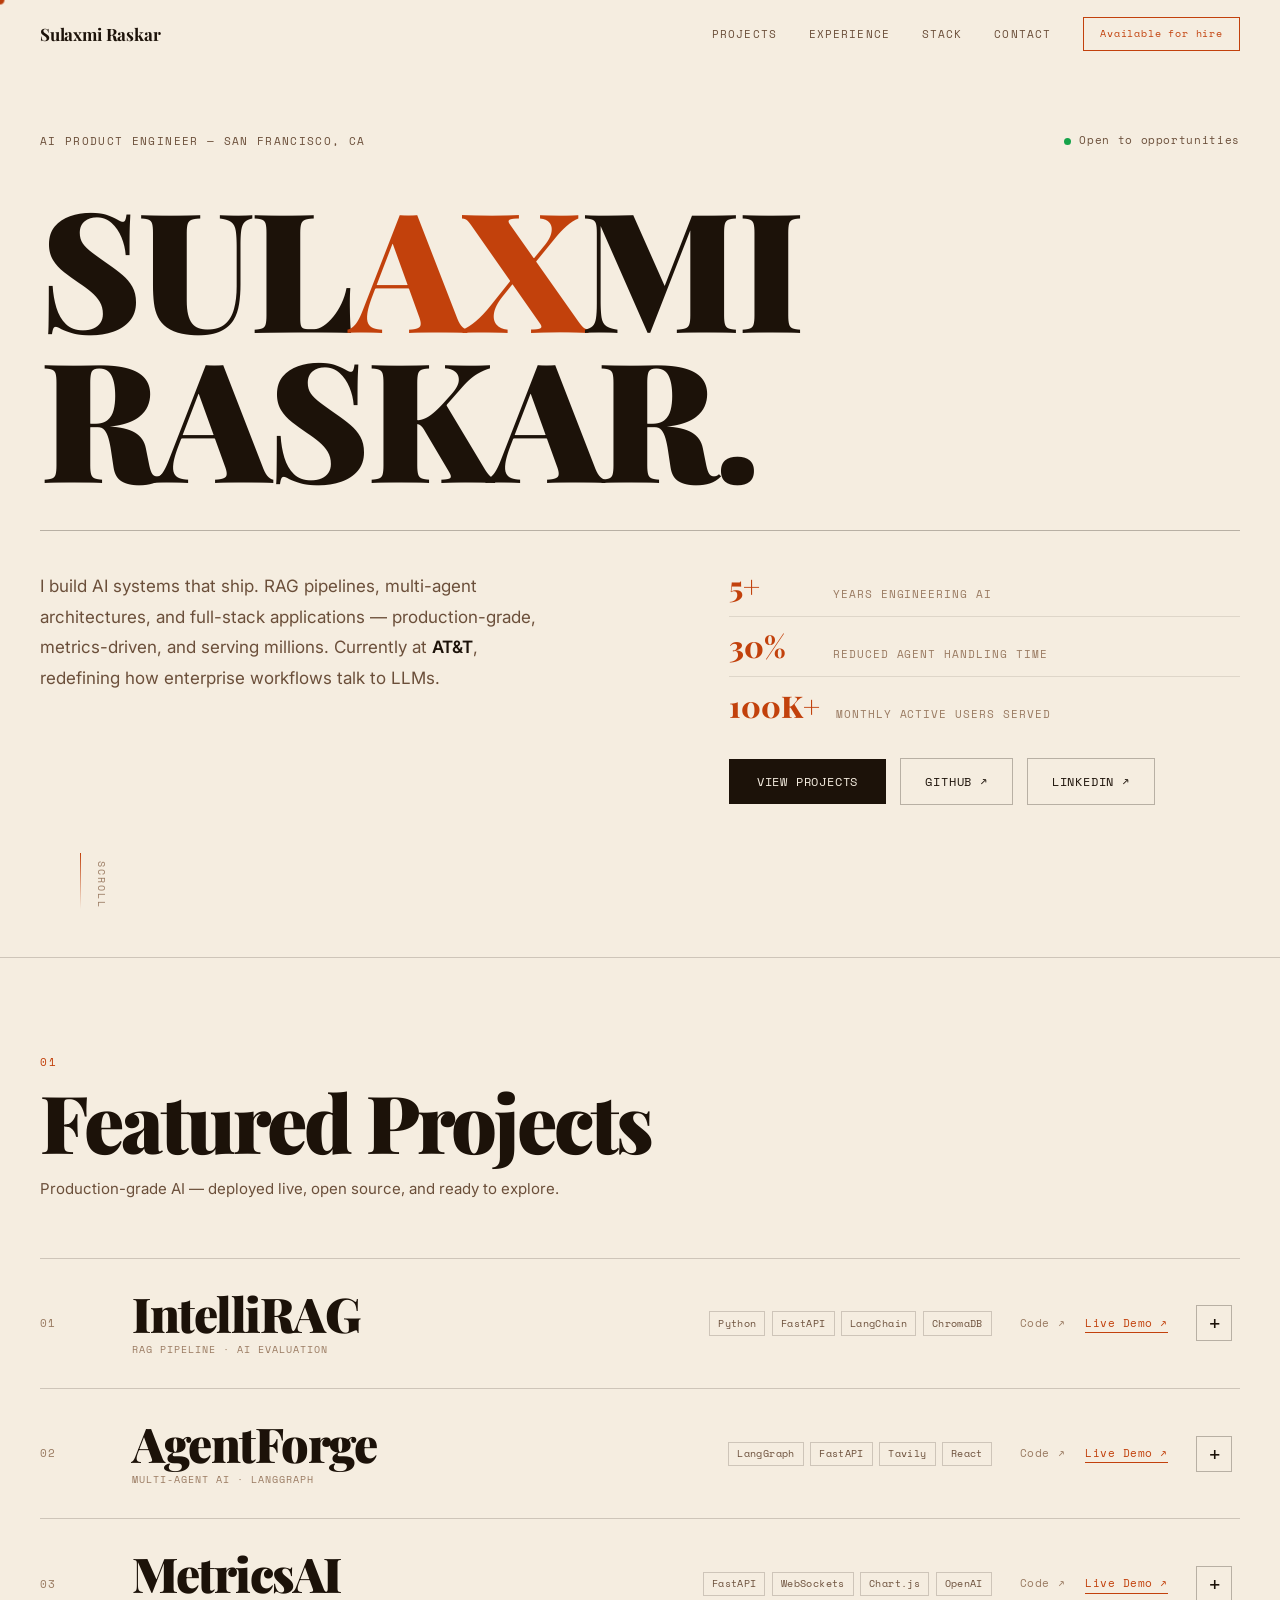
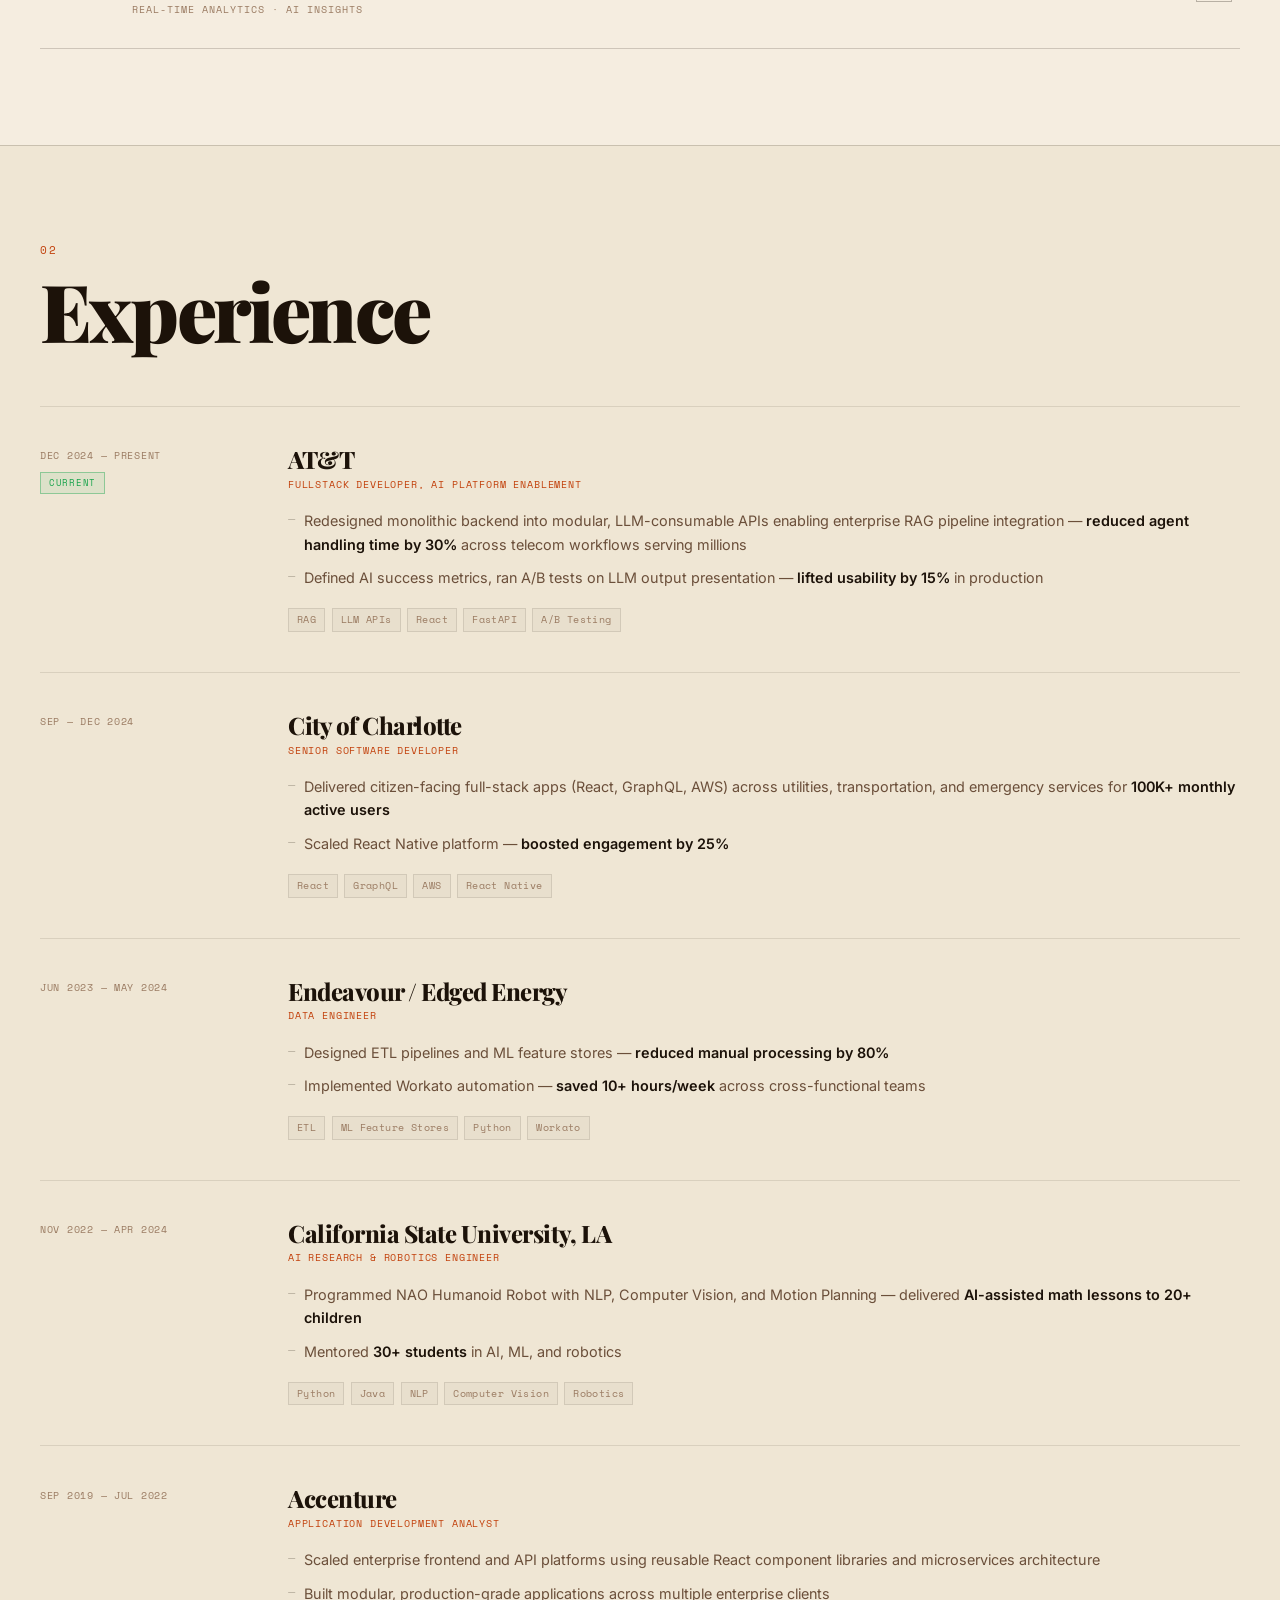
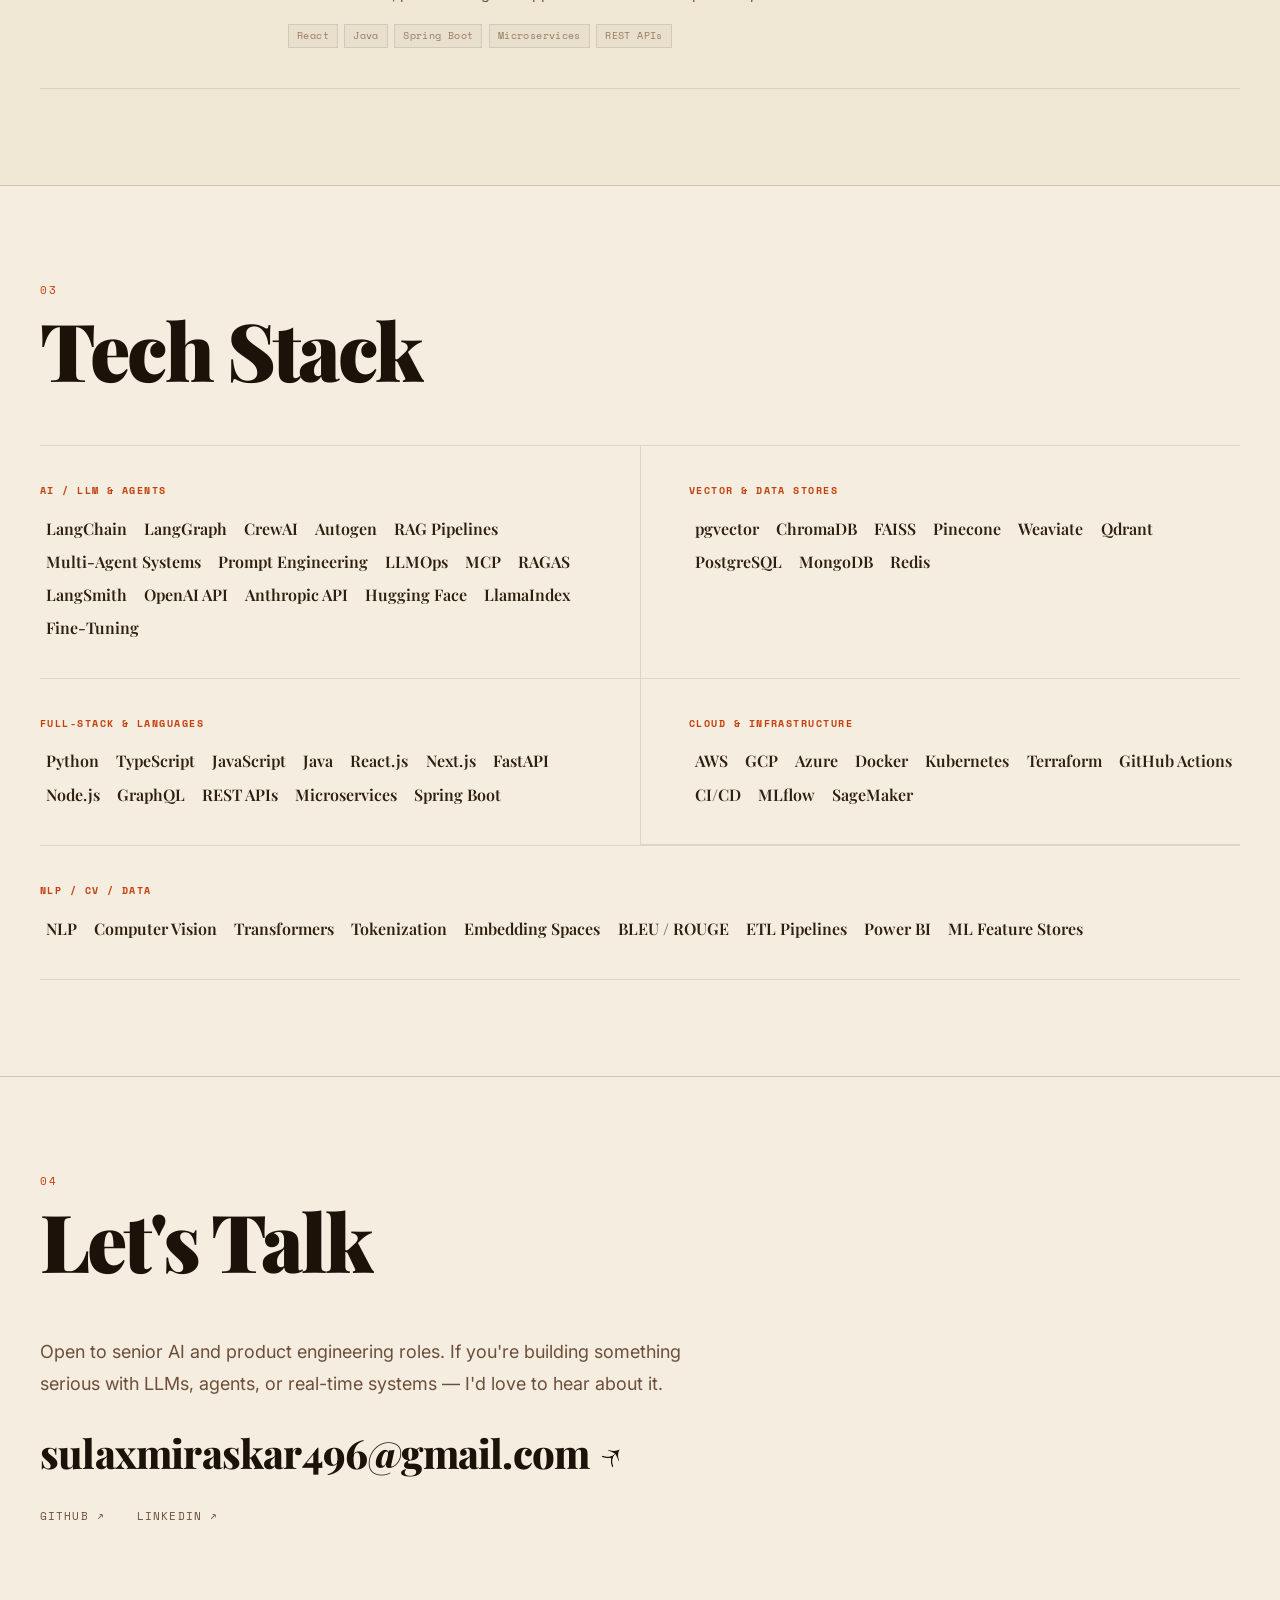
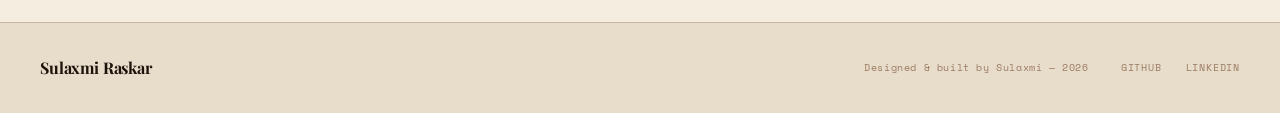
<file: index.html>
<!DOCTYPE html>
<html lang="en">
<head>
    <meta charset="UTF-8">
    <meta name="viewport" content="width=device-width, initial-scale=1.0">
    <title>Sulaxmi Raskar — AI Product Engineer</title>
    <meta name="description" content="AI Product Engineer with 5+ years shipping RAG pipelines, multi-agent systems, and enterprise-scale full-stack applications.">
    <meta name="keywords" content="AI Engineer, LLM, RAG, Multi-Agent, LangGraph, Full-Stack, Machine Learning">
    <meta name="author" content="Sulaxmi Raskar">
    <meta property="og:title" content="Sulaxmi Raskar — AI Product Engineer">
    <meta property="og:description" content="Building AI systems that ship — RAG pipelines, multi-agent architectures, and full-stack applications serving millions.">
    <meta property="og:type" content="website">

    <link rel="preconnect" href="https://fonts.googleapis.com">
    <link rel="preconnect" href="https://fonts.gstatic.com" crossorigin>
    <link href="https://fonts.googleapis.com/css2?family=Playfair+Display:ital,wght@0,400;0,600;0,700;0,800;0,900;1,400;1,700;1,900&family=Space+Mono:ital,wght@0,400;0,700;1,400&family=Inter:wght@300;400;500;600&display=swap" rel="stylesheet">

    <link rel="stylesheet" href="styles.css">
</head>
<body>
    <!-- Custom cursor -->
    <div class="cursor" id="cursor"></div>

    <!-- Reading progress -->
    <div class="progress-bar" id="progress-bar"></div>

    <!-- Navigation -->
    <nav class="nav" id="nav">
        <div class="nav-inner">
            <a href="#hero" class="nav-brand">Sulaxmi Raskar</a>
            <div class="nav-links" id="nav-links">
                <a href="#projects" class="nav-link">Projects</a>
                <a href="#experience" class="nav-link">Experience</a>
                <a href="#skills" class="nav-link">Stack</a>
                <a href="#contact" class="nav-link">Contact</a>
            </div>
            <a href="mailto:sulaxmiraskar496@gmail.com" class="nav-cta">Available for hire</a>
            <button class="nav-hamburger" id="hamburger" aria-label="Menu">
                <span></span><span></span>
            </button>
        </div>
        <div class="nav-mobile" id="nav-mobile">
            <a href="#projects">Projects</a>
            <a href="#experience">Experience</a>
            <a href="#skills">Stack</a>
            <a href="#contact">Contact</a>
        </div>
    </nav>

    <!-- Hero -->
    <section class="hero" id="hero">
        <div class="hero-inner">
            <div class="hero-top">
                <span class="hero-meta">AI Product Engineer &mdash; San Francisco, CA</span>
                <span class="hero-status"><span class="status-dot"></span>Open to opportunities</span>
            </div>

            <h1 class="hero-name">
                <span class="hero-name-line">Sul<span class="name-ax">ax</span>mi</span>
                <span class="hero-name-line">Raskar.</span>
            </h1>

            <div class="hero-divider"></div>

            <div class="hero-bottom">
                <p class="hero-bio">
                    I build AI systems that ship. RAG pipelines, multi-agent architectures,
                    and full-stack applications &mdash; production-grade, metrics-driven, and serving millions.
                    Currently at <strong>AT&T</strong>, redefining how enterprise workflows talk to LLMs.
                </p>
                <div class="hero-right">
                    <div class="hero-stats">
                        <div class="hero-stat">
                            <span class="hero-stat-n">5+</span>
                            <span class="hero-stat-l">years engineering AI</span>
                        </div>
                        <div class="hero-stat">
                            <span class="hero-stat-n">30%</span>
                            <span class="hero-stat-l">reduced agent handling time</span>
                        </div>
                        <div class="hero-stat">
                            <span class="hero-stat-n">100K+</span>
                            <span class="hero-stat-l">monthly active users served</span>
                        </div>
                    </div>
                    <div class="hero-actions">
                        <a href="#projects" class="btn-primary">View Projects</a>
                        <a href="https://github.com/sulaxmi22" target="_blank" rel="noopener" class="btn-ghost">GitHub &#8599;</a>
                        <a href="https://linkedin.com/in/sulaxmi-raskar/" target="_blank" rel="noopener" class="btn-ghost">LinkedIn &#8599;</a>
                    </div>
                </div>
            </div>
        </div>

        <div class="hero-scroll">
            <div class="scroll-indicator">
                <div class="scroll-line"></div>
            </div>
            <span class="scroll-label">Scroll</span>
        </div>
    </section>

    <!-- Projects Section -->
    <section class="section" id="projects">
        <div class="section-inner">
            <div class="section-header">
                <span class="section-num">01</span>
                <h2 class="section-title">Featured Projects</h2>
                <p class="section-sub">Production-grade AI &mdash; deployed live, open source, and ready to explore.</p>
            </div>

            <div class="projects-list">

                <!-- IntelliRAG -->
                <article class="project-row" id="proj-intellirag">
                    <div class="project-row-main" role="button" tabindex="0" aria-expanded="false">
                        <span class="proj-num">01</span>
                        <div class="proj-title-group">
                            <h3 class="proj-name">IntelliRAG</h3>
                            <span class="proj-type">RAG Pipeline &middot; AI Evaluation</span>
                        </div>
                        <div class="proj-tags">
                            <span>Python</span><span>FastAPI</span><span>LangChain</span><span>ChromaDB</span>
                        </div>
                        <div class="proj-links">
                            <a href="https://github.com/sulaxmi22/intellirag" target="_blank" rel="noopener">Code &#8599;</a>
                            <a href="https://sulaxmi22.github.io/projects/intellirag/frontend/index.html" target="_blank" rel="noopener" class="proj-demo">Live Demo &#8599;</a>
                        </div>
                        <button class="proj-toggle" aria-label="Toggle project details">+</button>
                    </div>
                    <div class="project-expand">
                        <div class="project-expand-wrap">
                            <div class="project-expand-inner">
                                <div class="project-detail-left">
                                    <div class="proj-preview intellirag-preview">
                                        <div class="term-bar">
                                            <span class="term-dot"></span><span class="term-dot"></span><span class="term-dot"></span>
                                            <span class="term-title">intellirag &mdash; pipeline</span>
                                        </div>
                                        <div class="term-body">
                                            <div class="term-line"><span class="t-dim">$ </span><span class="t-cmd">ingest("enterprise_docs.pdf")</span></div>
                                            <div class="term-line"><span class="t-dim">&#10142; </span><span class="t-ok">Chunked &amp; embedded &#10003;</span></div>
                                            <div class="term-line"><span class="t-dim">&#10142; </span><span class="t-ok">Hybrid Search: BM25 + Vector &#10003;</span></div>
                                            <div class="term-line"><span class="t-dim">&#10142; </span><span class="t-ok">Cross-Encoder Reranking &#10003;</span></div>
                                            <div class="term-line"><span class="t-dim">&#10142; </span><span class="t-metric">RAGAS Faithfulness: 0.92</span></div>
                                            <div class="term-line"><span class="t-dim">&#10142; </span><span class="t-metric">Relevance Score: 0.89</span></div>
                                            <div class="term-line"><span class="t-dim">&#10142; </span><span class="t-ok">Streaming response + citations &#10024;</span></div>
                                        </div>
                                    </div>
                                    <div class="proj-metrics-row">
                                        <div class="proj-metric"><span>0.92</span><label>Faithfulness</label></div>
                                        <div class="proj-metric"><span>0.89</span><label>Relevance</label></div>
                                        <div class="proj-metric"><span>&lt;2s</span><label>Latency</label></div>
                                    </div>
                                </div>
                                <div class="project-detail-right">
                                    <p class="proj-desc">
                                        Production-grade RAG pipeline with hybrid retrieval (BM25 sparse + dense vector), cross-encoder reranking, and a corrective RAG loop that self-evaluates before responding. Built-in RAGAS evaluation tracks faithfulness, relevancy, and context precision. Streaming responses with inline source citations.
                                    </p>
                                    <ul class="proj-features">
                                        <li>Hybrid retrieval: BM25 sparse + dense vector search</li>
                                        <li>Cross-encoder reranking for precision</li>
                                        <li>Corrective RAG loop with self-evaluation</li>
                                        <li>RAGAS metrics: faithfulness, relevancy, context precision</li>
                                        <li>Streaming answers with source citations</li>
                                    </ul>
                                    <div class="proj-cta">
                                        <a href="https://sulaxmi22.github.io/projects/intellirag/frontend/index.html" target="_blank" rel="noopener" class="btn-primary-sm">Open Live Demo &#8599;</a>
                                        <a href="https://github.com/sulaxmi22/intellirag" target="_blank" rel="noopener" class="btn-ghost-sm">View Code &#8599;</a>
                                    </div>
                                </div>
                            </div>
                        </div>
                    </div>
                </article>

                <!-- AgentForge -->
                <article class="project-row" id="proj-agentforge">
                    <div class="project-row-main" role="button" tabindex="0" aria-expanded="false">
                        <span class="proj-num">02</span>
                        <div class="proj-title-group">
                            <h3 class="proj-name">AgentForge</h3>
                            <span class="proj-type">Multi-Agent AI &middot; LangGraph</span>
                        </div>
                        <div class="proj-tags">
                            <span>LangGraph</span><span>FastAPI</span><span>Tavily</span><span>React</span>
                        </div>
                        <div class="proj-links">
                            <a href="https://github.com/sulaxmi22/agentforge" target="_blank" rel="noopener">Code &#8599;</a>
                            <a href="https://sulaxmi22.github.io/projects/agentforge/frontend/index.html" target="_blank" rel="noopener" class="proj-demo">Live Demo &#8599;</a>
                        </div>
                        <button class="proj-toggle" aria-label="Toggle project details">+</button>
                    </div>
                    <div class="project-expand">
                        <div class="project-expand-wrap">
                            <div class="project-expand-inner">
                                <div class="project-detail-left">
                                    <div class="proj-preview agentforge-preview">
                                        <div class="agent-flow-diagram">
                                            <div class="afd-node">
                                                <div class="afd-icon">&#x21C4;</div>
                                                <span>Router</span>
                                            </div>
                                            <div class="afd-arrow">&rarr;</div>
                                            <div class="afd-node">
                                                <div class="afd-icon">&#128269;</div>
                                                <span>Researcher</span>
                                            </div>
                                            <div class="afd-arrow">&rarr;</div>
                                            <div class="afd-node">
                                                <div class="afd-icon">&#9998;</div>
                                                <span>Writer</span>
                                            </div>
                                            <div class="afd-arrow">&rarr;</div>
                                            <div class="afd-node">
                                                <div class="afd-icon">&#10003;</div>
                                                <span>Critic</span>
                                            </div>
                                        </div>
                                        <div class="afd-loop">
                                            <span class="afd-loop-line"></span>
                                            <span class="afd-loop-label">quality loop &lt; 0.8 &#x21BA;</span>
                                        </div>
                                        <div class="afd-note">Stateful graph &middot; conditional routing &middot; HITL</div>
                                    </div>
                                    <div class="proj-metrics-row">
                                        <div class="proj-metric"><span>4</span><label>Agents</label></div>
                                        <div class="proj-metric"><span>HITL</span><label>Human-in-Loop</label></div>
                                        <div class="proj-metric"><span>Live</span><label>Deployed</label></div>
                                    </div>
                                </div>
                                <div class="project-detail-right">
                                    <p class="proj-desc">
                                        Multi-agent research assistant built on LangGraph's stateful graph architecture. Agents collaborate through conditional routing: Router classifies the query type, Researcher runs multi-query web search via Tavily, Writer drafts a structured report, and Critic scores quality (0&ndash;1) &mdash; triggering revision loops until the threshold is met.
                                    </p>
                                    <ul class="proj-features">
                                        <li>LangGraph stateful graph with conditional edges</li>
                                        <li>Tavily web search with multi-query strategy</li>
                                        <li>Critic scores quality and triggers revision loops</li>
                                        <li>Real-time agent activity log visualization</li>
                                        <li>Human-in-the-loop approval checkpoint</li>
                                    </ul>
                                    <div class="proj-cta">
                                        <a href="https://sulaxmi22.github.io/projects/agentforge/frontend/index.html" target="_blank" rel="noopener" class="btn-primary-sm">Open Live Demo &#8599;</a>
                                        <a href="https://github.com/sulaxmi22/agentforge" target="_blank" rel="noopener" class="btn-ghost-sm">View Code &#8599;</a>
                                    </div>
                                </div>
                            </div>
                        </div>
                    </div>
                </article>

                <!-- MetricsAI -->
                <article class="project-row" id="proj-metricsai">
                    <div class="project-row-main" role="button" tabindex="0" aria-expanded="false">
                        <span class="proj-num">03</span>
                        <div class="proj-title-group">
                            <h3 class="proj-name">MetricsAI</h3>
                            <span class="proj-type">Real-Time Analytics &middot; AI Insights</span>
                        </div>
                        <div class="proj-tags">
                            <span>FastAPI</span><span>WebSockets</span><span>Chart.js</span><span>OpenAI</span>
                        </div>
                        <div class="proj-links">
                            <a href="https://github.com/sulaxmi22/metricsai" target="_blank" rel="noopener">Code &#8599;</a>
                            <a href="https://sulaxmi22.github.io/projects/metricsai/frontend/index.html" target="_blank" rel="noopener" class="proj-demo">Live Demo &#8599;</a>
                        </div>
                        <button class="proj-toggle" aria-label="Toggle project details">+</button>
                    </div>
                    <div class="project-expand">
                        <div class="project-expand-wrap">
                            <div class="project-expand-inner">
                                <div class="project-detail-left">
                                    <div class="proj-preview metricsai-preview">
                                        <div class="dash-header">
                                            <span class="dash-live"><span class="dash-dot"></span>Live</span>
                                            <span class="dash-title">MetricsAI Dashboard</span>
                                        </div>
                                        <div class="dash-kpis">
                                            <div class="dash-kpi">
                                                <span class="dkpi-val up">&#8593; $24.1K</span>
                                                <span class="dkpi-l">Revenue</span>
                                            </div>
                                            <div class="dash-kpi">
                                                <span class="dkpi-val">1,247</span>
                                                <span class="dkpi-l">Active Users</span>
                                            </div>
                                            <div class="dash-kpi">
                                                <span class="dkpi-val warn">2.3%</span>
                                                <span class="dkpi-l">Error Rate</span>
                                            </div>
                                        </div>
                                        <div class="dash-chart-area">
                                            <svg viewBox="0 0 220 55" preserveAspectRatio="none" class="dash-svg">
                                                <defs>
                                                    <linearGradient id="chartGrad" x1="0" y1="0" x2="0" y2="1">
                                                        <stop offset="0%" stop-color="#c2410c" stop-opacity="0.25"/>
                                                        <stop offset="100%" stop-color="#c2410c" stop-opacity="0"/>
                                                    </linearGradient>
                                                </defs>
                                                <polygon points="0,55 0,42 25,35 50,38 75,22 100,27 125,14 150,18 175,9 220,12 220,55" fill="url(#chartGrad)"/>
                                                <polyline points="0,42 25,35 50,38 75,22 100,27 125,14 150,18 175,9 220,12" fill="none" stroke="#c2410c" stroke-width="1.5" stroke-linecap="round" stroke-linejoin="round"/>
                                            </svg>
                                        </div>
                                        <div class="dash-ai-badge">&#x26A1; AI Anomaly: Spike in error rate detected</div>
                                    </div>
                                    <div class="proj-metrics-row">
                                        <div class="proj-metric"><span>RT</span><label>Real-Time</label></div>
                                        <div class="proj-metric"><span>WS</span><label>WebSocket</label></div>
                                        <div class="proj-metric"><span>LLM</span><label>AI Insights</label></div>
                                    </div>
                                </div>
                                <div class="project-detail-right">
                                    <p class="proj-desc">
                                        Real-time analytics dashboard streaming live business and system metrics over WebSocket at 1.5s intervals. LLM-powered anomaly detection surfaces insights with severity classification (healthy / warning / critical). Ask questions in plain English about the data. Interactive Chart.js charts with rolling 60-point history.
                                    </p>
                                    <ul class="proj-features">
                                        <li>WebSocket streaming with HTTP polling fallback</li>
                                        <li>LLM anomaly detection with severity classification</li>
                                        <li>Natural language querying ("what's the trend?")</li>
                                        <li>Dual-axis revenue/users chart, error rate bars</li>
                                        <li>Error rate alerting with live visual state changes</li>
                                    </ul>
                                    <div class="proj-cta">
                                        <a href="https://sulaxmi22.github.io/projects/metricsai/frontend/index.html" target="_blank" rel="noopener" class="btn-primary-sm">Open Live Demo &#8599;</a>
                                        <a href="https://github.com/sulaxmi22/metricsai" target="_blank" rel="noopener" class="btn-ghost-sm">View Code &#8599;</a>
                                    </div>
                                </div>
                            </div>
                        </div>
                    </div>
                </article>

            </div>
        </div>
    </section>

    <!-- Experience Section -->
    <section class="section section-alt" id="experience">
        <div class="section-inner">
            <div class="section-header">
                <span class="section-num">02</span>
                <h2 class="section-title">Experience</h2>
            </div>

            <div class="exp-list">

                <div class="exp-row reveal">
                    <div class="exp-left">
                        <span class="exp-date">Dec 2024 &mdash; Present</span>
                        <span class="exp-badge">Current</span>
                    </div>
                    <div class="exp-right">
                        <div class="exp-header">
                            <h3 class="exp-company">AT&amp;T</h3>
                            <span class="exp-role">Fullstack Developer, AI Platform Enablement</span>
                        </div>
                        <ul class="exp-details">
                            <li>Redesigned monolithic backend into modular, LLM-consumable APIs enabling enterprise RAG pipeline integration &mdash; <strong>reduced agent handling time by 30%</strong> across telecom workflows serving millions</li>
                            <li>Defined AI success metrics, ran A/B tests on LLM output presentation &mdash; <strong>lifted usability by 15%</strong> in production</li>
                        </ul>
                        <div class="exp-tech">
                            <span>RAG</span><span>LLM APIs</span><span>React</span><span>FastAPI</span><span>A/B Testing</span>
                        </div>
                    </div>
                </div>

                <div class="exp-row reveal">
                    <div class="exp-left">
                        <span class="exp-date">Sep &mdash; Dec 2024</span>
                    </div>
                    <div class="exp-right">
                        <div class="exp-header">
                            <h3 class="exp-company">City of Charlotte</h3>
                            <span class="exp-role">Senior Software Developer</span>
                        </div>
                        <ul class="exp-details">
                            <li>Delivered citizen-facing full-stack apps (React, GraphQL, AWS) across utilities, transportation, and emergency services for <strong>100K+ monthly active users</strong></li>
                            <li>Scaled React Native platform &mdash; <strong>boosted engagement by 25%</strong></li>
                        </ul>
                        <div class="exp-tech">
                            <span>React</span><span>GraphQL</span><span>AWS</span><span>React Native</span>
                        </div>
                    </div>
                </div>

                <div class="exp-row reveal">
                    <div class="exp-left">
                        <span class="exp-date">Jun 2023 &mdash; May 2024</span>
                    </div>
                    <div class="exp-right">
                        <div class="exp-header">
                            <h3 class="exp-company">Endeavour / Edged Energy</h3>
                            <span class="exp-role">Data Engineer</span>
                        </div>
                        <ul class="exp-details">
                            <li>Designed ETL pipelines and ML feature stores &mdash; <strong>reduced manual processing by 80%</strong></li>
                            <li>Implemented Workato automation &mdash; <strong>saved 10+ hours/week</strong> across cross-functional teams</li>
                        </ul>
                        <div class="exp-tech">
                            <span>ETL</span><span>ML Feature Stores</span><span>Python</span><span>Workato</span>
                        </div>
                    </div>
                </div>

                <div class="exp-row reveal">
                    <div class="exp-left">
                        <span class="exp-date">Nov 2022 &mdash; Apr 2024</span>
                    </div>
                    <div class="exp-right">
                        <div class="exp-header">
                            <h3 class="exp-company">California State University, LA</h3>
                            <span class="exp-role">AI Research &amp; Robotics Engineer</span>
                        </div>
                        <ul class="exp-details">
                            <li>Programmed NAO Humanoid Robot with NLP, Computer Vision, and Motion Planning &mdash; delivered <strong>AI-assisted math lessons to 20+ children</strong></li>
                            <li>Mentored <strong>30+ students</strong> in AI, ML, and robotics</li>
                        </ul>
                        <div class="exp-tech">
                            <span>Python</span><span>Java</span><span>NLP</span><span>Computer Vision</span><span>Robotics</span>
                        </div>
                    </div>
                </div>

                <div class="exp-row reveal">
                    <div class="exp-left">
                        <span class="exp-date">Sep 2019 &mdash; Jul 2022</span>
                    </div>
                    <div class="exp-right">
                        <div class="exp-header">
                            <h3 class="exp-company">Accenture</h3>
                            <span class="exp-role">Application Development Analyst</span>
                        </div>
                        <ul class="exp-details">
                            <li>Scaled enterprise frontend and API platforms using reusable React component libraries and microservices architecture</li>
                            <li>Built modular, production-grade applications across multiple enterprise clients</li>
                        </ul>
                        <div class="exp-tech">
                            <span>React</span><span>Java</span><span>Spring Boot</span><span>Microservices</span><span>REST APIs</span>
                        </div>
                    </div>
                </div>

            </div>
        </div>
    </section>

    <!-- Skills Section -->
    <section class="section" id="skills">
        <div class="section-inner">
            <div class="section-header">
                <span class="section-num">03</span>
                <h2 class="section-title">Tech Stack</h2>
            </div>

            <div class="skills-grid">
                <div class="skill-group reveal">
                    <h3 class="sg-title">AI / LLM &amp; Agents</h3>
                    <div class="sg-tags">
                        <span>LangChain</span><span>LangGraph</span><span>CrewAI</span><span>Autogen</span>
                        <span>RAG Pipelines</span><span>Multi-Agent Systems</span><span>Prompt Engineering</span>
                        <span>LLMOps</span><span>MCP</span><span>RAGAS</span><span>LangSmith</span>
                        <span>OpenAI API</span><span>Anthropic API</span><span>Hugging Face</span>
                        <span>LlamaIndex</span><span>Fine-Tuning</span>
                    </div>
                </div>
                <div class="skill-group reveal">
                    <h3 class="sg-title">Vector &amp; Data Stores</h3>
                    <div class="sg-tags">
                        <span>pgvector</span><span>ChromaDB</span><span>FAISS</span><span>Pinecone</span>
                        <span>Weaviate</span><span>Qdrant</span><span>PostgreSQL</span><span>MongoDB</span><span>Redis</span>
                    </div>
                </div>
                <div class="skill-group reveal">
                    <h3 class="sg-title">Full-Stack &amp; Languages</h3>
                    <div class="sg-tags">
                        <span>Python</span><span>TypeScript</span><span>JavaScript</span><span>Java</span>
                        <span>React.js</span><span>Next.js</span><span>FastAPI</span><span>Node.js</span>
                        <span>GraphQL</span><span>REST APIs</span><span>Microservices</span><span>Spring Boot</span>
                    </div>
                </div>
                <div class="skill-group reveal">
                    <h3 class="sg-title">Cloud &amp; Infrastructure</h3>
                    <div class="sg-tags">
                        <span>AWS</span><span>GCP</span><span>Azure</span><span>Docker</span>
                        <span>Kubernetes</span><span>Terraform</span><span>GitHub Actions</span>
                        <span>CI/CD</span><span>MLflow</span><span>SageMaker</span>
                    </div>
                </div>
                <div class="skill-group reveal">
                    <h3 class="sg-title">NLP / CV / Data</h3>
                    <div class="sg-tags">
                        <span>NLP</span><span>Computer Vision</span><span>Transformers</span>
                        <span>Tokenization</span><span>Embedding Spaces</span><span>BLEU / ROUGE</span>
                        <span>ETL Pipelines</span><span>Power BI</span><span>ML Feature Stores</span>
                    </div>
                </div>
            </div>
        </div>
    </section>

    <!-- Contact Section -->
    <section class="section section-contact" id="contact">
        <div class="section-inner">
            <div class="section-header">
                <span class="section-num">04</span>
                <h2 class="section-title">Let's Talk</h2>
            </div>
            <div class="contact-block">
                <p class="contact-intro">
                    Open to senior AI and product engineering roles. If you're building something serious with LLMs, agents, or real-time systems &mdash; I'd love to hear about it.
                </p>
                <a href="mailto:sulaxmiraskar496@gmail.com" class="contact-email">
                    sulaxmiraskar496@gmail.com &#8599;
                </a>
                <div class="contact-links">
                    <a href="https://github.com/sulaxmi22" target="_blank" rel="noopener">GitHub &#8599;</a>
                    <a href="https://linkedin.com/in/sulaxmi-raskar/" target="_blank" rel="noopener">LinkedIn &#8599;</a>
                </div>
            </div>
        </div>
    </section>

    <!-- Footer -->
    <footer class="footer">
        <div class="footer-inner">
            <span class="footer-name">Sulaxmi Raskar</span>
            <span class="footer-copy">Designed &amp; built by Sulaxmi &mdash; 2026</span>
            <div class="footer-links">
                <a href="https://github.com/sulaxmi22" target="_blank" rel="noopener">GitHub</a>
                <a href="https://linkedin.com/in/sulaxmi-raskar/" target="_blank" rel="noopener">LinkedIn</a>
            </div>
        </div>
    </footer>

    <script src="script.js"></script>
</body>
</html>
</file>
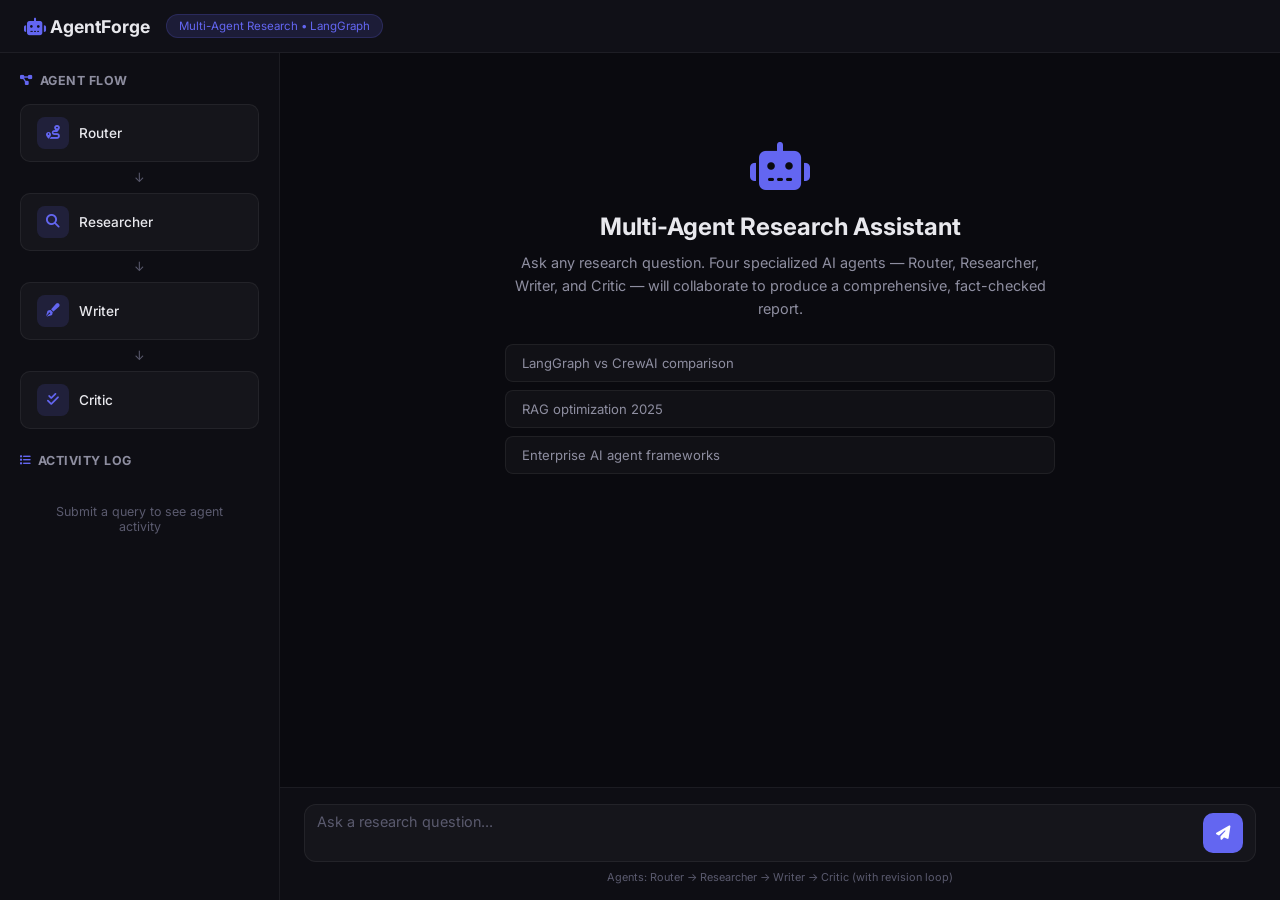
<file: projects/agentforge/frontend/index.html>
<!DOCTYPE html>
<html lang="en">
<head>
    <meta charset="UTF-8">
    <meta name="viewport" content="width=device-width, initial-scale=1.0">
    <title>AgentForge — Multi-Agent Research Assistant</title>
    <link href="https://fonts.googleapis.com/css2?family=Inter:wght@400;500;600;700&family=JetBrains+Mono:wght@400;500&display=swap" rel="stylesheet">
    <link rel="stylesheet" href="https://cdnjs.cloudflare.com/ajax/libs/font-awesome/6.5.1/css/all.min.css">
    <link rel="stylesheet" href="styles.css">
</head>
<body>
    <div class="app">
        <header class="top-bar">
            <h1><i class="fas fa-robot"></i> AgentForge</h1>
            <span class="badge">Multi-Agent Research • LangGraph</span>
        </header>

        <div class="main-layout">
            <!-- Agent Activity Panel -->
            <aside class="agent-panel">
                <h3><i class="fas fa-project-diagram"></i> Agent Flow</h3>
                <div class="agent-flow-visual">
                    <div class="flow-node" id="node-router">
                        <div class="node-icon"><i class="fas fa-route"></i></div>
                        <span>Router</span>
                        <div class="node-status" id="status-router"></div>
                    </div>
                    <div class="flow-arrow">↓</div>
                    <div class="flow-node" id="node-researcher">
                        <div class="node-icon"><i class="fas fa-search"></i></div>
                        <span>Researcher</span>
                        <div class="node-status" id="status-researcher"></div>
                    </div>
                    <div class="flow-arrow">↓</div>
                    <div class="flow-node" id="node-writer">
                        <div class="node-icon"><i class="fas fa-pen-fancy"></i></div>
                        <span>Writer</span>
                        <div class="node-status" id="status-writer"></div>
                    </div>
                    <div class="flow-arrow">↓</div>
                    <div class="flow-node" id="node-critic">
                        <div class="node-icon"><i class="fas fa-check-double"></i></div>
                        <span>Critic</span>
                        <div class="node-status" id="status-critic"></div>
                    </div>
                    <div class="flow-arrow" id="revision-arrow" style="display:none">↻ Revising</div>
                </div>

                <h3 style="margin-top:24px"><i class="fas fa-list"></i> Activity Log</h3>
                <div class="activity-log" id="activity-log">
                    <div class="log-empty">Submit a query to see agent activity</div>
                </div>
            </aside>

            <!-- Main Content -->
            <main class="content">
                <div class="output-area" id="output-area">
                    <div class="welcome">
                        <div class="welcome-icon"><i class="fas fa-robot"></i></div>
                        <h2>Multi-Agent Research Assistant</h2>
                        <p>Ask any research question. Four specialized AI agents — Router, Researcher, Writer, and Critic — will collaborate to produce a comprehensive, fact-checked report.</p>
                        <div class="example-queries">
                            <button class="example-btn" onclick="setQuery('Compare the pros and cons of LangGraph vs CrewAI for building multi-agent systems')">LangGraph vs CrewAI comparison</button>
                            <button class="example-btn" onclick="setQuery('What are the latest advancements in RAG pipeline optimization techniques in 2025?')">RAG optimization 2025</button>
                            <button class="example-btn" onclick="setQuery('Analyze the current state of AI agent frameworks and recommend the best for enterprise use')">Enterprise AI agent frameworks</button>
                        </div>
                    </div>
                </div>

                <div class="input-section">
                    <div class="input-wrap">
                        <textarea id="query" placeholder="Ask a research question..." rows="2"></textarea>
                        <button id="submit-btn" onclick="submitQuery()">
                            <i class="fas fa-paper-plane"></i>
                        </button>
                    </div>
                    <div class="input-meta">
                        <span>Agents: Router → Researcher → Writer → Critic (with revision loop)</span>
                    </div>
                </div>
            </main>
        </div>
    </div>

    <script>
        const API = 'https://agentforge-0ti8.onrender.com';
        const queryEl = document.getElementById('query');
        const outputEl = document.getElementById('output-area');
        const logEl = document.getElementById('activity-log');
        const submitBtn = document.getElementById('submit-btn');

        function setQuery(q) { queryEl.value = q; }

        queryEl.addEventListener('keydown', e => {
            if (e.key === 'Enter' && !e.shiftKey) { e.preventDefault(); submitQuery(); }
        });

        async function submitQuery() {
            const q = queryEl.value.trim();
            if (!q) return;

            submitBtn.disabled = true;
            queryEl.value = '';

            // Clear previous
            outputEl.innerHTML = '<div class="loading"><i class="fas fa-spinner fa-spin"></i> Agents are working...</div>';
            logEl.innerHTML = '';
            resetNodes();

            try {
                const res = await fetch(`${API}/research`, {
                    method: 'POST',
                    headers: { 'Content-Type': 'application/json' },
                    body: JSON.stringify({ query: q, stream: true }),
                });

                const reader = res.body.getReader();
                const decoder = new TextDecoder();
                let finalOutput = '';

                while (true) {
                    const { done, value } = await reader.read();
                    if (done) break;

                    const lines = decoder.decode(value).split('\n');
                    for (const line of lines) {
                        if (!line.startsWith('data: ')) continue;
                        try {
                            const data = JSON.parse(line.slice(6));

                            if (data.type === 'agent_activity') {
                                addLogEntry(data.log);
                                activateNode(data.log.agent.toLowerCase());
                            } else if (data.type === 'output') {
                                finalOutput = data.content;
                            } else if (data.type === 'quality') {
                                addLogEntry({ agent: 'Quality', action: `Score: ${data.score.toFixed(2)}`, details: '', timestamp: Date.now()/1000 });
                            } else if (data.type === 'done') {
                                addLogEntry({ agent: 'System', action: `Complete in ${data.timing_ms}ms`, details: '', timestamp: Date.now()/1000 });
                                finalizeNodes();
                            }
                        } catch (e) {}
                    }
                }

                finalizeNodes();
                outputEl.innerHTML = `<div class="report">${formatMd(finalOutput)}</div>`;
            } catch (err) {
                outputEl.innerHTML = `<div class="error"><i class="fas fa-exclamation-circle"></i> Connection error. Is the backend running on ${API}?</div>`;
            }

            submitBtn.disabled = false;
        }

        function addLogEntry(log) {
            const div = document.createElement('div');
            div.className = 'log-entry';
            div.innerHTML = `<span class="log-agent agent-${log.agent.toLowerCase()}">${log.agent}</span>
                <span class="log-action">${log.action}</span>
                ${log.details ? `<span class="log-details">${log.details}</span>` : ''}`;
            logEl.appendChild(div);
            logEl.scrollTop = logEl.scrollHeight;
        }

        const NODE_ORDER = ['router', 'researcher', 'writer', 'critic'];
        let activeNodeName = null;

        function activateNode(name) {
            // Mark the previously active node as done
            if (activeNodeName && activeNodeName !== name) {
                const prev = document.getElementById(`node-${activeNodeName}`);
                if (prev) {
                    prev.classList.remove('active');
                    prev.classList.add('done');
                    const status = document.getElementById(`status-${activeNodeName}`);
                    if (status) {
                        status.textContent = '✓';
                        status.style.cssText = 'color:#10b981;font-size:0.7rem;font-weight:700;margin-left:auto';
                    }
                }
            }

            // Show revision arrow when writer re-runs after critic
            const revisionArrow = document.getElementById('revision-arrow');
            if (name === 'writer' && activeNodeName === 'critic') {
                if (revisionArrow) revisionArrow.style.display = 'block';
            }

            // Activate current node
            document.querySelectorAll('.flow-node').forEach(n => n.classList.remove('active'));
            const node = document.getElementById(`node-${name}`);
            if (node) {
                node.classList.add('active');
                node.classList.remove('done');
                const status = document.getElementById(`status-${name}`);
                if (status) {
                    status.textContent = '●';
                    status.style.cssText = 'color:#6366f1;font-size:0.6rem;margin-left:auto;animation:blink 1s infinite';
                }
            }

            activeNodeName = name;
        }

        function resetNodes() {
            document.querySelectorAll('.flow-node').forEach(n => n.classList.remove('active', 'done'));
            document.querySelectorAll('.node-status').forEach(s => { s.textContent = ''; s.style.cssText = ''; });
            const revisionArrow = document.getElementById('revision-arrow');
            if (revisionArrow) revisionArrow.style.display = 'none';
            activeNodeName = null;
        }

        function finalizeNodes() {
            // Mark all visited nodes as done after pipeline completes
            if (activeNodeName) {
                const node = document.getElementById(`node-${activeNodeName}`);
                if (node) {
                    node.classList.remove('active');
                    node.classList.add('done');
                    const status = document.getElementById(`status-${activeNodeName}`);
                    if (status) {
                        status.textContent = '✓';
                        status.style.cssText = 'color:#10b981;font-size:0.7rem;font-weight:700;margin-left:auto';
                    }
                }
                activeNodeName = null;
            }
        }

        function formatMd(text) {
            return text
                .replace(/### (.*)/g, '<h3>$1</h3>')
                .replace(/## (.*)/g, '<h2>$1</h2>')
                .replace(/# (.*)/g, '<h1>$1</h1>')
                .replace(/\*\*(.*?)\*\*/g, '<strong>$1</strong>')
                .replace(/\*(.*?)\*/g, '<em>$1</em>')
                .replace(/`(.*?)`/g, '<code>$1</code>')
                .replace(/- (.*)/g, '<li>$1</li>')
                .replace(/\n/g, '<br>');
        }
    </script>
</body>
</html>
</file>
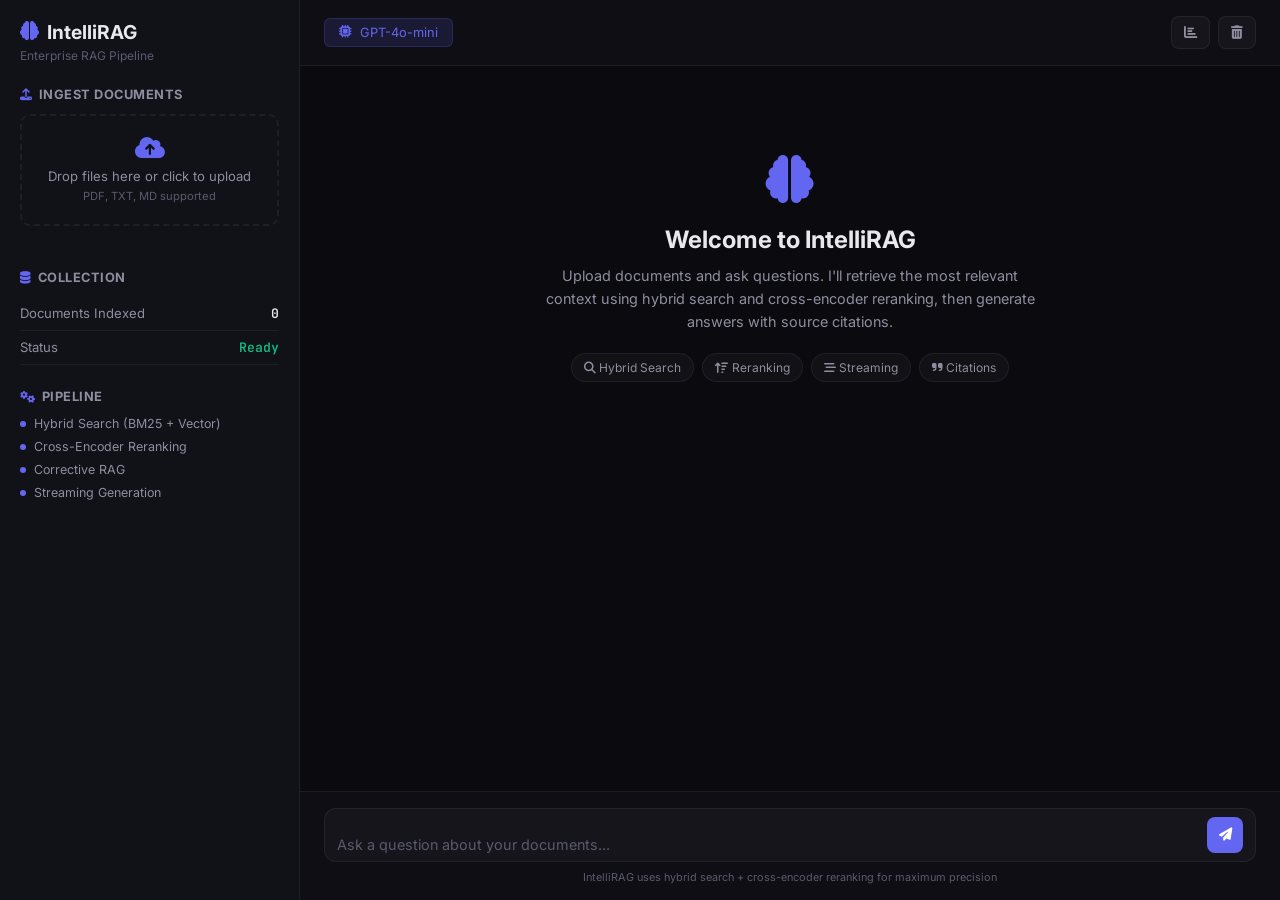
<file: projects/intellirag/frontend/index.html>
<!DOCTYPE html>
<html lang="en">
<head>
    <meta charset="UTF-8">
    <meta name="viewport" content="width=device-width, initial-scale=1.0">
    <title>IntelliRAG — Enterprise RAG Pipeline</title>
    <link rel="preconnect" href="https://fonts.googleapis.com">
    <link href="https://fonts.googleapis.com/css2?family=Inter:wght@400;500;600;700&family=JetBrains+Mono:wght@400;500&display=swap" rel="stylesheet">
    <link rel="stylesheet" href="https://cdnjs.cloudflare.com/ajax/libs/font-awesome/6.5.1/css/all.min.css">
    <link rel="stylesheet" href="styles.css">
</head>
<body>
    <div class="app">
        <!-- Sidebar -->
        <aside class="sidebar">
            <div class="sidebar-header">
                <h1><i class="fas fa-brain"></i> IntelliRAG</h1>
                <p class="subtitle">Enterprise RAG Pipeline</p>
            </div>

            <!-- Upload Section -->
            <div class="upload-section">
                <h3><i class="fas fa-upload"></i> Ingest Documents</h3>
                <div class="upload-zone" id="upload-zone">
                    <i class="fas fa-cloud-upload-alt"></i>
                    <p>Drop files here or click to upload</p>
                    <span>PDF, TXT, MD supported</span>
                    <input type="file" id="file-input" accept=".pdf,.txt,.md" hidden>
                </div>
                <div class="upload-status" id="upload-status"></div>
            </div>

            <!-- Collection Stats -->
            <div class="stats-section">
                <h3><i class="fas fa-database"></i> Collection</h3>
                <div class="stat-row">
                    <span>Documents Indexed</span>
                    <span class="stat-value" id="doc-count">0</span>
                </div>
                <div class="stat-row">
                    <span>Status</span>
                    <span class="stat-value status-ready" id="status">Ready</span>
                </div>
            </div>

            <!-- Pipeline Info -->
            <div class="pipeline-info">
                <h3><i class="fas fa-cogs"></i> Pipeline</h3>
                <div class="pipeline-steps">
                    <div class="step"><span class="step-dot"></span> Hybrid Search (BM25 + Vector)</div>
                    <div class="step"><span class="step-dot"></span> Cross-Encoder Reranking</div>
                    <div class="step"><span class="step-dot"></span> Corrective RAG</div>
                    <div class="step"><span class="step-dot"></span> Streaming Generation</div>
                </div>
            </div>
        </aside>

        <!-- Main Chat Area -->
        <main class="chat-area">
            <div class="chat-header">
                <div class="model-badge">
                    <i class="fas fa-microchip"></i>
                    <span id="model-name">GPT-4o-mini</span>
                </div>
                <div class="header-actions">
                    <button class="btn-icon" id="eval-btn" title="Run RAGAS Evaluation">
                        <i class="fas fa-chart-bar"></i>
                    </button>
                    <button class="btn-icon" id="clear-btn" title="Clear Chat">
                        <i class="fas fa-trash-alt"></i>
                    </button>
                </div>
            </div>

            <div class="messages" id="messages">
                <div class="welcome-message">
                    <div class="welcome-icon"><i class="fas fa-brain"></i></div>
                    <h2>Welcome to IntelliRAG</h2>
                    <p>Upload documents and ask questions. I'll retrieve the most relevant context using hybrid search and cross-encoder reranking, then generate answers with source citations.</p>
                    <div class="feature-chips">
                        <span><i class="fas fa-search"></i> Hybrid Search</span>
                        <span><i class="fas fa-sort-amount-up"></i> Reranking</span>
                        <span><i class="fas fa-stream"></i> Streaming</span>
                        <span><i class="fas fa-quote-right"></i> Citations</span>
                    </div>
                </div>
            </div>

            <!-- Input Bar -->
            <div class="input-bar">
                <div class="input-wrapper">
                    <textarea id="query-input" placeholder="Ask a question about your documents..." rows="1"></textarea>
                    <button class="send-btn" id="send-btn">
                        <i class="fas fa-paper-plane"></i>
                    </button>
                </div>
                <div class="input-info">
                    <span>IntelliRAG uses hybrid search + cross-encoder reranking for maximum precision</span>
                </div>
            </div>
        </main>
    </div>

    <script>
        const API_URL = 'https://intellirag-9vcl.onrender.com';
        const messages = document.getElementById('messages');
        const queryInput = document.getElementById('query-input');
        const sendBtn = document.getElementById('send-btn');
        const fileInput = document.getElementById('file-input');
        const uploadZone = document.getElementById('upload-zone');
        const uploadStatus = document.getElementById('upload-status');
        const clearBtn = document.getElementById('clear-btn');
        const docCount = document.getElementById('doc-count');

        // Tracks the last completed Q&A pair for RAGAS evaluation
        let lastQA = { question: '', answer: '', contexts: [] };

        // Auto-resize textarea
        queryInput.addEventListener('input', () => {
            queryInput.style.height = 'auto';
            queryInput.style.height = Math.min(queryInput.scrollHeight, 120) + 'px';
        });

        // Send on Enter (Shift+Enter for new line)
        queryInput.addEventListener('keydown', (e) => {
            if (e.key === 'Enter' && !e.shiftKey) {
                e.preventDefault();
                sendQuery();
            }
        });

        sendBtn.addEventListener('click', sendQuery);
        clearBtn.addEventListener('click', () => {
            messages.innerHTML = '';
            lastQA = { question: '', answer: '', contexts: [] };
        });

        // RAGAS Evaluation button
        document.getElementById('eval-btn').addEventListener('click', async () => {
            if (!lastQA.question) {
                const notice = document.createElement('div');
                notice.className = 'message assistant';
                const inner = document.createElement('div');
                inner.className = 'message-content';
                const warn = document.createElement('div');
                warn.className = 'warning';
                warn.textContent = 'Ask a question first, then evaluate that Q & A pair.';
                inner.appendChild(warn);
                notice.appendChild(inner);
                messages.appendChild(notice);
                setTimeout(() => notice.remove(), 3000);
                return;
            }

            const evalId = 'eval-' + Date.now();
            addMessage('assistant', '<i class="fas fa-spinner fa-spin"></i> Running RAGAS evaluation…', { id: evalId });

            try {
                const res = await fetch(`${API_URL}/evaluate`, {
                    method: 'POST',
                    headers: { 'Content-Type': 'application/json' },
                    body: JSON.stringify(lastQA),
                });
                const data = await res.json();
                const el = document.getElementById(evalId);
                el.textContent = '';

                const container = document.createElement('div');
                container.className = 'eval-results';

                const heading = document.createElement('h4');
                const icon = document.createElement('i');
                icon.className = 'fas fa-chart-bar';
                heading.appendChild(icon);
                heading.appendChild(document.createTextNode(' RAGAS Evaluation Results'));
                container.appendChild(heading);

                const metricsDiv = document.createElement('div');
                metricsDiv.className = 'eval-metrics';

                [
                    { label: 'Faithfulness', key: 'faithfulness' },
                    { label: 'Answer Relevancy', key: 'answer_relevancy' },
                    { label: 'Context Precision', key: 'context_precision' },
                ].forEach(m => {
                    const pct = Math.round((data[m.key] || 0) * 100);
                    const metricDiv = document.createElement('div');
                    metricDiv.className = 'eval-metric';

                    const row = document.createElement('div');
                    row.className = 'eval-row';
                    const lbl = document.createElement('span');
                    lbl.className = 'eval-label';
                    lbl.textContent = m.label;
                    const val = document.createElement('span');
                    val.className = 'eval-value';
                    val.textContent = pct + '%';
                    row.appendChild(lbl);
                    row.appendChild(val);

                    const bar = document.createElement('div');
                    bar.className = 'eval-bar';
                    const fill = document.createElement('div');
                    fill.className = 'eval-bar-fill';
                    fill.style.width = pct + '%';
                    bar.appendChild(fill);

                    metricDiv.appendChild(row);
                    metricDiv.appendChild(bar);
                    metricsDiv.appendChild(metricDiv);
                });
                container.appendChild(metricsDiv);

                const overallRow = document.createElement('div');
                overallRow.className = 'eval-overall';
                const overallLbl = document.createElement('span');
                overallLbl.className = 'eval-overall-label';
                overallLbl.textContent = 'Overall Score';
                const overallVal = document.createElement('span');
                overallVal.className = 'eval-overall-value';
                overallVal.textContent = Math.round((data.overall || 0) * 100) + '%';
                overallRow.appendChild(overallLbl);
                overallRow.appendChild(overallVal);
                container.appendChild(overallRow);

                el.appendChild(container);
            } catch (_err) {
                const el = document.getElementById(evalId);
                if (el) el.textContent = 'Evaluation failed. Is the backend running?';
            }
        });

        // File upload
        uploadZone.addEventListener('click', () => fileInput.click());
        uploadZone.addEventListener('dragover', (e) => {
            e.preventDefault();
            uploadZone.classList.add('dragover');
        });
        uploadZone.addEventListener('dragleave', () => {
            uploadZone.classList.remove('dragover');
        });
        uploadZone.addEventListener('drop', (e) => {
            e.preventDefault();
            uploadZone.classList.remove('dragover');
            if (e.dataTransfer.files.length) uploadFile(e.dataTransfer.files[0]);
        });
        fileInput.addEventListener('change', () => {
            if (fileInput.files.length) uploadFile(fileInput.files[0]);
        });

        async function uploadFile(file) {
            uploadStatus.innerHTML = '<i class="fas fa-spinner fa-spin"></i> Ingesting...';
            uploadStatus.className = 'upload-status uploading';

            const formData = new FormData();
            formData.append('file', file);

            try {
                const res = await fetch(`${API_URL}/ingest/file`, { method: 'POST', body: formData });
                const data = await res.json();
                uploadStatus.innerHTML = `<i class="fas fa-check"></i> ${data.chunks_created} chunks indexed from ${data.file}`;
                uploadStatus.className = 'upload-status success';
                refreshStats();
            } catch (err) {
                uploadStatus.innerHTML = `<i class="fas fa-times"></i> Upload failed: ${err.message}`;
                uploadStatus.className = 'upload-status error';
            }
        }

        async function refreshStats() {
            try {
                const res = await fetch(`${API_URL}/collection/stats`);
                const data = await res.json();
                docCount.textContent = data.total_chunks;
            } catch (e) {}
        }

        function addMessage(role, content, extras = {}) {
            const div = document.createElement('div');
            div.className = `message ${role}`;

            let html = `<div class="message-content">`;
            if (role === 'user') {
                html += `<div class="message-text">${escapeHtml(content)}</div>`;
            } else {
                html += `<div class="message-text" id="${extras.id || ''}">${content}</div>`;
                if (extras.citations) {
                    html += `<div class="citations">`;
                    html += `<h4><i class="fas fa-quote-right"></i> Sources</h4>`;
                    extras.citations.forEach(c => {
                        html += `<div class="citation"><span class="source">${c.source}</span><span class="page">Page ${c.page}</span><span class="score">${(c.relevance_score * 100).toFixed(0)}%</span></div>`;
                    });
                    html += `</div>`;
                }
                if (extras.metrics) {
                    html += `<div class="response-metrics">`;
                    html += `<span><i class="fas fa-clock"></i> ${extras.metrics.timing_ms}ms</span>`;
                    html += `<span><i class="fas fa-layer-group"></i> ${extras.metrics.chunks_used} chunks</span>`;
                    html += `<span><i class="fas fa-bullseye"></i> ${(extras.metrics.relevance_score * 100).toFixed(0)}% relevance</span>`;
                    html += `</div>`;
                }
            }
            html += `</div>`;
            div.innerHTML = html;
            messages.appendChild(div);
            messages.scrollTop = messages.scrollHeight;
            return div;
        }

        async function sendQuery() {
            const question = queryInput.value.trim();
            if (!question) return;

            queryInput.value = '';
            queryInput.style.height = 'auto';

            // Remove welcome message
            const welcome = messages.querySelector('.welcome-message');
            if (welcome) welcome.remove();

            // Show user message
            addMessage('user', question);

            // Show loading
            const responseId = 'response-' + Date.now();
            const assistantDiv = addMessage('assistant', '<i class="fas fa-spinner fa-spin"></i> Searching and generating...', { id: responseId });

            try {
                const res = await fetch(`${API_URL}/query`, {
                    method: 'POST',
                    headers: { 'Content-Type': 'application/json' },
                    body: JSON.stringify({ question, stream: true }),
                });

                const reader = res.body.getReader();
                const decoder = new TextDecoder();
                let fullText = '';
                let citations = [];
                let metrics = null;

                const textEl = document.getElementById(responseId);

                while (true) {
                    const { done, value } = await reader.read();
                    if (done) break;

                    const chunk = decoder.decode(value);
                    const lines = chunk.split('\n');

                    for (const line of lines) {
                        if (!line.startsWith('data: ')) continue;
                        try {
                            const data = JSON.parse(line.slice(6));
                            if (data.type === 'token') {
                                fullText += data.content;
                                textEl.innerHTML = formatMarkdown(fullText);
                            } else if (data.type === 'sources') {
                                citations = data.citations;
                            } else if (data.type === 'metrics') {
                                metrics = data;
                            } else if (data.type === 'warning') {
                                textEl.innerHTML = `<div class="warning"><i class="fas fa-exclamation-triangle"></i> ${data.content}</div>` + fullText;
                            }
                        } catch (e) {}
                    }
                }

                // Capture last Q&A for RAGAS evaluation
                lastQA = {
                    question,
                    answer: fullText,
                    contexts: citations.map(c => c.source),
                };

                // Re-render with citations and metrics
                assistantDiv.innerHTML = '';
                let html = `<div class="message-content">`;
                html += `<div class="message-text">${formatMarkdown(fullText)}</div>`;
                if (citations.length) {
                    html += `<div class="citations"><h4><i class="fas fa-quote-right"></i> Sources</h4>`;
                    citations.forEach(c => {
                        html += `<div class="citation"><span class="source">${c.source}</span><span class="page">Page ${c.page}</span><span class="score">${(c.relevance_score * 100).toFixed(0)}%</span></div>`;
                    });
                    html += `</div>`;
                }
                if (metrics) {
                    html += `<div class="response-metrics">`;
                    html += `<span><i class="fas fa-clock"></i> ${metrics.timing_ms}ms</span>`;
                    html += `<span><i class="fas fa-layer-group"></i> ${metrics.chunks_used} chunks</span>`;
                    html += `<span><i class="fas fa-bullseye"></i> ${(metrics.relevance_score * 100).toFixed(0)}% relevance</span>`;
                    html += `</div>`;
                }
                html += `</div>`;
                assistantDiv.innerHTML = html;

            } catch (err) {
                document.getElementById(responseId).innerHTML =
                    `<div class="error"><i class="fas fa-exclamation-circle"></i> Connection error. Is the backend running on ${API_URL}?</div>`;
            }

            messages.scrollTop = messages.scrollHeight;
        }

        function escapeHtml(text) {
            const div = document.createElement('div');
            div.textContent = text;
            return div.innerHTML;
        }

        function formatMarkdown(text) {
            return text
                .replace(/\*\*(.*?)\*\*/g, '<strong>$1</strong>')
                .replace(/\*(.*?)\*/g, '<em>$1</em>')
                .replace(/`(.*?)`/g, '<code>$1</code>')
                .replace(/\n/g, '<br>')
                .replace(/\[Source: (.*?)\]/g, '<span class="inline-citation">[$1]</span>');
        }

        // Init
        refreshStats();
    </script>
</body>
</html>
</file>
<file: styles.css>
/* ─── Reset & Base ───────────────────────────────── */
*, *::before, *::after { margin: 0; padding: 0; box-sizing: border-box; }

:root {
    --cream:        #f5ede0;
    --cream-alt:    #efe6d4;
    --cream-dark:   #e8dccb;
    --ink:          #1c1209;
    --ink-soft:     #2e1f0e;
    --rust:         #c2410c;
    --rust-hover:   #9a3409;
    --warm:         #6b4f3a;
    --warm-light:   #9a7b62;
    --border:       rgba(28, 18, 9, 0.10);
    --border-med:   rgba(28, 18, 9, 0.18);
    --border-strong:rgba(28, 18, 9, 0.28);

    --font-serif: 'Playfair Display', Georgia, 'Times New Roman', serif;
    --font-mono:  'Space Mono', 'Courier New', monospace;
    --font-sans:  'Inter', -apple-system, BlinkMacSystemFont, sans-serif;

    --transition: 0.25s ease;
    --transition-slow: 0.45s cubic-bezier(0.16, 1, 0.3, 1);
}

html {
    scroll-behavior: smooth;
    font-size: 16px;
    -webkit-text-size-adjust: 100%;
}

body {
    background: var(--cream);
    color: var(--ink);
    font-family: var(--font-sans);
    font-weight: 400;
    line-height: 1.65;
    overflow-x: hidden;
}

a { color: inherit; text-decoration: none; }
ul { list-style: none; }
img { display: block; max-width: 100%; }
button { font-family: inherit; }

/* ─── Custom Cursor ─── */
.cursor {
    position: fixed;
    width: 9px;
    height: 9px;
    background: var(--rust);
    border-radius: 50%;
    pointer-events: none;
    z-index: 9999;
    transform: translate(-50%, -50%);
    transition: width 0.2s, height 0.2s, opacity 0.15s;
    mix-blend-mode: multiply;
    will-change: left, top;
}

.cursor.expanded {
    width: 36px;
    height: 36px;
    opacity: 0.2;
}

@media (pointer: coarse) {
    .cursor { display: none; }
}

/* ─── Progress Bar ─── */
.progress-bar {
    position: fixed;
    top: 0;
    left: 0;
    height: 2px;
    background: var(--rust);
    z-index: 200;
    width: 0%;
    transition: width 0.08s linear;
}

/* ─── Navigation ─── */
.nav {
    position: fixed;
    top: 0;
    left: 0;
    right: 0;
    z-index: 100;
    transition: background 0.3s, box-shadow 0.3s;
}

.nav.scrolled {
    background: rgba(245, 237, 224, 0.96);
    backdrop-filter: blur(12px);
    -webkit-backdrop-filter: blur(12px);
    box-shadow: 0 1px 0 var(--border-med);
}

.nav-inner {
    max-width: 1280px;
    margin: 0 auto;
    height: 68px;
    padding: 0 2.5rem;
    display: flex;
    align-items: center;
    gap: 2rem;
}

.nav-brand {
    font-family: var(--font-serif);
    font-size: 1.0625rem;
    font-weight: 700;
    color: var(--ink);
    letter-spacing: -0.01em;
    flex-shrink: 0;
    transition: color var(--transition);
}

.nav-brand:hover { color: var(--rust); }

.nav-links {
    display: flex;
    gap: 2rem;
    margin-left: auto;
}

.nav-link {
    font-family: var(--font-mono);
    font-size: 0.6875rem;
    color: var(--warm);
    text-transform: uppercase;
    letter-spacing: 0.1em;
    transition: color var(--transition);
    position: relative;
}

.nav-link::after {
    content: '';
    position: absolute;
    bottom: -2px;
    left: 0;
    width: 0;
    height: 1px;
    background: var(--rust);
    transition: width var(--transition);
}

.nav-link:hover { color: var(--rust); }
.nav-link:hover::after { width: 100%; }

.nav-cta {
    font-family: var(--font-mono);
    font-size: 0.65rem;
    letter-spacing: 0.08em;
    color: var(--rust);
    border: 1px solid var(--rust);
    padding: 0.45rem 1rem;
    transition: background var(--transition), color var(--transition);
    white-space: nowrap;
    flex-shrink: 0;
}

.nav-cta:hover {
    background: var(--rust);
    color: var(--cream);
}

.nav-hamburger {
    display: none;
    flex-direction: column;
    gap: 5px;
    background: none;
    border: none;
    cursor: pointer;
    padding: 6px;
    margin-left: 0.5rem;
}

.nav-hamburger span {
    display: block;
    width: 22px;
    height: 1.5px;
    background: var(--ink);
    transition: transform 0.3s ease, opacity 0.3s;
    transform-origin: center;
}

.nav-hamburger.open span:first-child { transform: rotate(45deg) translate(2.5px, 2.5px); }
.nav-hamburger.open span:last-child  { transform: rotate(-45deg) translate(2.5px, -2.5px); }

.nav-mobile {
    display: none;
    flex-direction: column;
    background: rgba(245, 237, 224, 0.98);
    backdrop-filter: blur(12px);
    padding: 1.5rem 2.5rem 2rem;
    border-top: 1px solid var(--border-med);
}

.nav-mobile.open { display: flex; }

.nav-mobile a {
    font-family: var(--font-serif);
    font-size: 2rem;
    font-weight: 800;
    color: var(--ink);
    padding: 0.875rem 0;
    border-bottom: 1px solid var(--border);
    transition: color var(--transition), padding-left var(--transition);
}

.nav-mobile a:hover {
    color: var(--rust);
    padding-left: 0.5rem;
}

/* ─── Hero ─── */
.hero {
    min-height: 100vh;
    display: flex;
    flex-direction: column;
    padding: 100px 2.5rem 3rem;
}

.hero-inner {
    max-width: 1280px;
    margin: 0 auto;
    width: 100%;
    flex: 1;
    display: flex;
    flex-direction: column;
    justify-content: center;
    padding-top: 2rem;
}

.hero-top {
    display: flex;
    align-items: center;
    justify-content: space-between;
    margin-bottom: 2.5rem;
    flex-wrap: wrap;
    gap: 0.75rem;
}

.hero-meta {
    font-family: var(--font-mono);
    font-size: 0.7rem;
    color: var(--warm);
    text-transform: uppercase;
    letter-spacing: 0.12em;
}

.hero-status {
    display: flex;
    align-items: center;
    gap: 0.5rem;
    font-family: var(--font-mono);
    font-size: 0.68rem;
    color: var(--warm);
    letter-spacing: 0.06em;
}

.status-dot {
    width: 7px;
    height: 7px;
    background: #16a34a;
    border-radius: 50%;
    flex-shrink: 0;
    animation: blink 2.5s ease-in-out infinite;
}

@keyframes blink {
    0%, 100% { opacity: 1; }
    50% { opacity: 0.35; }
}

.hero-name {
    font-family: var(--font-serif);
    font-size: clamp(5rem, 13vw, 10.5rem);
    font-weight: 900;
    line-height: 0.9;
    letter-spacing: -0.02em;
    color: var(--ink);
    margin-bottom: 2.5rem;
    text-transform: uppercase;
}

.hero-name-line { display: block; }

.name-ax {
    color: var(--rust);
}

.hero-divider {
    width: 100%;
    height: 1px;
    background: var(--border-strong);
    margin-bottom: 2.5rem;
}

.hero-bottom {
    display: grid;
    grid-template-columns: 1.1fr 0.9fr;
    gap: 4rem;
    align-items: start;
}

.hero-bio {
    font-size: 1.0625rem;
    line-height: 1.8;
    color: var(--warm);
    max-width: 520px;
}

.hero-bio strong {
    color: var(--ink);
    font-weight: 600;
}

.hero-right {
    display: flex;
    flex-direction: column;
    gap: 2.25rem;
}

.hero-stats {
    display: flex;
    flex-direction: column;
    gap: 0;
}

.hero-stat {
    display: flex;
    align-items: baseline;
    gap: 1rem;
    padding: 0.875rem 0;
    border-bottom: 1px solid var(--border);
}

.hero-stat:first-child { padding-top: 0; }
.hero-stat:last-child { border-bottom: none; padding-bottom: 0; }

.hero-stat-n {
    font-family: var(--font-serif);
    font-size: 1.875rem;
    font-weight: 800;
    color: var(--rust);
    min-width: 88px;
    line-height: 1;
}

.hero-stat-l {
    font-family: var(--font-mono);
    font-size: 0.67rem;
    color: var(--warm-light);
    text-transform: uppercase;
    letter-spacing: 0.09em;
    line-height: 1.4;
}

.hero-actions {
    display: flex;
    gap: 0.875rem;
    align-items: center;
    flex-wrap: wrap;
}

/* ─── Buttons ─── */
.btn-primary {
    display: inline-block;
    background: var(--ink);
    color: var(--cream);
    padding: 0.8rem 1.75rem;
    font-family: var(--font-mono);
    font-size: 0.72rem;
    letter-spacing: 0.07em;
    text-transform: uppercase;
    transition: background var(--transition);
    border: none;
    cursor: pointer;
}

.btn-primary:hover { background: var(--rust); }

.btn-ghost {
    display: inline-block;
    color: var(--ink);
    padding: 0.8rem 1.5rem;
    font-family: var(--font-mono);
    font-size: 0.72rem;
    letter-spacing: 0.07em;
    text-transform: uppercase;
    border: 1px solid var(--border-strong);
    transition: border-color var(--transition), color var(--transition);
}

.btn-ghost:hover {
    border-color: var(--rust);
    color: var(--rust);
}

.btn-primary-sm {
    display: inline-block;
    background: var(--rust);
    color: var(--cream);
    padding: 0.65rem 1.25rem;
    font-family: var(--font-mono);
    font-size: 0.68rem;
    letter-spacing: 0.06em;
    text-transform: uppercase;
    transition: background var(--transition);
}

.btn-primary-sm:hover { background: var(--rust-hover); }

.btn-ghost-sm {
    display: inline-block;
    color: var(--ink);
    padding: 0.65rem 1.25rem;
    font-family: var(--font-mono);
    font-size: 0.68rem;
    letter-spacing: 0.06em;
    text-transform: uppercase;
    border: 1px solid var(--border-med);
    transition: border-color var(--transition), color var(--transition);
}

.btn-ghost-sm:hover {
    border-color: var(--rust);
    color: var(--rust);
}

/* ─── Scroll Indicator ─── */
.hero-scroll {
    display: flex;
    align-items: flex-end;
    gap: 0.75rem;
    max-width: 1280px;
    margin: 3rem auto 0;
    padding: 0 2.5rem;
    width: 100%;
}

.scroll-indicator { display: flex; flex-direction: column; align-items: center; }

.scroll-line {
    width: 1px;
    height: 56px;
    background: linear-gradient(to bottom, var(--rust), transparent);
    position: relative;
    overflow: hidden;
}

.scroll-line::after {
    content: '';
    position: absolute;
    top: -100%;
    left: 0;
    width: 100%;
    height: 50%;
    background: var(--cream);
    animation: scrolldown 1.6s ease-in-out infinite;
}

@keyframes scrolldown { to { top: 200%; } }

.scroll-label {
    font-family: var(--font-mono);
    font-size: 0.6rem;
    color: var(--warm-light);
    text-transform: uppercase;
    letter-spacing: 0.2em;
    writing-mode: vertical-rl;
    margin-top: 0.5rem;
}

/* ─── Sections ─── */
.section {
    padding: 6rem 2.5rem;
    border-top: 1px solid var(--border-med);
}

.section-alt { background: var(--cream-alt); }

.section-inner {
    max-width: 1280px;
    margin: 0 auto;
}

.section-header { margin-bottom: 3.5rem; }

.section-num {
    display: block;
    font-family: var(--font-mono);
    font-size: 0.68rem;
    color: var(--rust);
    letter-spacing: 0.18em;
    text-transform: uppercase;
    margin-bottom: 0.6rem;
}

.section-title {
    font-family: var(--font-serif);
    font-size: clamp(2.75rem, 7vw, 5rem);
    font-weight: 900;
    line-height: 1.0;
    letter-spacing: -0.035em;
    color: var(--ink);
}

.section-sub {
    font-size: 0.9375rem;
    color: var(--warm);
    margin-top: 1rem;
    line-height: 1.65;
}

/* ─── Projects ─── */
.projects-list {
    display: flex;
    flex-direction: column;
}

.project-row {
    border-top: 1px solid var(--border-med);
    transition: background var(--transition);
}

.project-row:last-child { border-bottom: 1px solid var(--border-med); }

.project-row-main {
    display: grid;
    grid-template-columns: 64px 1fr auto auto 44px;
    align-items: center;
    gap: 1.75rem;
    padding: 1.875rem 0;
    cursor: pointer;
    transition: padding-left var(--transition);
    user-select: none;
}

.project-row:hover .project-row-main { padding-left: 0.75rem; }

.proj-num {
    font-family: var(--font-mono);
    font-size: 0.7rem;
    color: var(--warm-light);
    letter-spacing: 0.12em;
    transition: color var(--transition);
    flex-shrink: 0;
}

.project-row:hover .proj-num,
.project-row.open .proj-num { color: var(--rust); }

.proj-title-group {
    display: flex;
    flex-direction: column;
    gap: 0.3rem;
    min-width: 0;
}

.proj-name {
    font-family: var(--font-serif);
    font-size: clamp(1.75rem, 4vw, 3rem);
    font-weight: 900;
    letter-spacing: -0.03em;
    color: var(--ink);
    line-height: 1;
    transition: color var(--transition);
}

.project-row:hover .proj-name,
.project-row.open .proj-name { color: var(--rust); }

.proj-type {
    font-family: var(--font-mono);
    font-size: 0.62rem;
    color: var(--warm-light);
    text-transform: uppercase;
    letter-spacing: 0.1em;
}

.proj-tags {
    display: flex;
    gap: 0.4rem;
    flex-wrap: wrap;
    justify-content: flex-end;
}

.proj-tags span {
    font-family: var(--font-mono);
    font-size: 0.6rem;
    color: var(--warm);
    border: 1px solid var(--border-med);
    padding: 0.2rem 0.5rem;
    letter-spacing: 0.04em;
    white-space: nowrap;
    transition: border-color var(--transition), color var(--transition);
}

.project-row:hover .proj-tags span {
    border-color: rgba(194, 65, 12, 0.3);
    color: var(--rust);
}

.proj-links {
    display: flex;
    gap: 1.25rem;
    align-items: center;
    flex-shrink: 0;
}

.proj-links a {
    font-family: var(--font-mono);
    font-size: 0.67rem;
    color: var(--warm-light);
    letter-spacing: 0.05em;
    transition: color var(--transition);
    white-space: nowrap;
    position: relative;
}

.proj-links a::after {
    content: '';
    position: absolute;
    bottom: -1px;
    left: 0;
    width: 0;
    height: 1px;
    background: var(--rust);
    transition: width var(--transition);
}

.proj-links a:hover { color: var(--rust); }
.proj-links a:hover::after { width: 100%; }
.proj-links .proj-demo { color: var(--rust); }
.proj-links .proj-demo::after { width: 100%; }

.proj-toggle {
    width: 36px;
    height: 36px;
    border: 1px solid var(--border-strong);
    background: transparent;
    color: var(--ink);
    font-size: 1.375rem;
    line-height: 1;
    cursor: pointer;
    display: flex;
    align-items: center;
    justify-content: center;
    transition: background var(--transition), color var(--transition),
                border-color var(--transition), transform 0.35s ease;
    font-family: var(--font-mono);
    flex-shrink: 0;
}

.project-row.open .proj-toggle {
    background: var(--rust);
    color: var(--cream);
    border-color: var(--rust);
    transform: rotate(45deg);
}

/* Smooth accordion using grid */
.project-expand {
    display: grid;
    grid-template-rows: 0fr;
    transition: grid-template-rows var(--transition-slow);
}

.project-row.open .project-expand {
    grid-template-rows: 1fr;
}

.project-expand-wrap { overflow: hidden; }

.project-expand-inner {
    display: grid;
    grid-template-columns: 1fr 1fr;
    gap: 3rem;
    padding: 2rem 0 3rem 64px;
    border-top: 1px solid var(--border);
}

/* ─── Project Previews ─── */
.proj-preview {
    overflow: hidden;
    margin-bottom: 1.5rem;
    background: var(--ink);
}

/* Terminal (IntelliRAG) */
.term-bar {
    display: flex;
    align-items: center;
    gap: 0.4rem;
    background: #2a1f14;
    padding: 0.6rem 0.875rem;
    border-bottom: 1px solid rgba(255,255,255,0.06);
}

.term-dot {
    width: 8px;
    height: 8px;
    border-radius: 50%;
    background: #555;
}

.term-dot:nth-child(1) { background: #ff5f57; }
.term-dot:nth-child(2) { background: #febc2e; }
.term-dot:nth-child(3) { background: #28c840; }

.term-title {
    font-family: var(--font-mono);
    font-size: 0.65rem;
    color: rgba(255,255,255,0.35);
    margin: 0 auto;
    letter-spacing: 0.05em;
}

.term-body {
    padding: 0.875rem 1rem;
    display: flex;
    flex-direction: column;
    gap: 0.35rem;
}

.term-line {
    font-family: var(--font-mono);
    font-size: 0.7rem;
    line-height: 1.5;
}

.t-dim    { color: rgba(255,255,255,0.28); }
.t-cmd    { color: rgba(255,255,255,0.75); }
.t-ok     { color: #4ade80; }
.t-metric { color: #fb923c; }

/* AgentForge flow */
.agentforge-preview {
    background: #1e150b;
    padding: 1.5rem 1rem;
}

.agent-flow-diagram {
    display: flex;
    align-items: center;
    justify-content: center;
    gap: 0.4rem;
    flex-wrap: wrap;
    margin-bottom: 1rem;
}

.afd-node {
    display: flex;
    flex-direction: column;
    align-items: center;
    gap: 0.3rem;
    background: rgba(194, 65, 12, 0.15);
    border: 1px solid rgba(194, 65, 12, 0.4);
    padding: 0.6rem 0.7rem;
    min-width: 68px;
}

.afd-icon { font-size: 1.05rem; }

.afd-node span {
    font-family: var(--font-mono);
    font-size: 0.57rem;
    color: rgba(255,255,255,0.7);
    letter-spacing: 0.05em;
    text-transform: uppercase;
}

.afd-arrow {
    font-size: 0.875rem;
    color: rgba(194, 65, 12, 0.55);
}

.afd-loop {
    display: flex;
    align-items: center;
    justify-content: center;
    gap: 0.5rem;
    margin-bottom: 0.75rem;
}

.afd-loop-line {
    flex: 1;
    max-width: 80px;
    height: 1px;
    background: rgba(194, 65, 12, 0.35);
}

.afd-loop-label {
    font-family: var(--font-mono);
    font-size: 0.58rem;
    color: rgba(194, 65, 12, 0.65);
    letter-spacing: 0.04em;
    white-space: nowrap;
}

.afd-note {
    text-align: center;
    font-family: var(--font-mono);
    font-size: 0.58rem;
    color: rgba(255,255,255,0.28);
    letter-spacing: 0.06em;
}

/* MetricsAI */
.metricsai-preview {
    background: #18110a;
    padding: 0.875rem 1rem;
}

.dash-header {
    display: flex;
    align-items: center;
    gap: 0.75rem;
    margin-bottom: 0.875rem;
}

.dash-live {
    display: flex;
    align-items: center;
    gap: 0.35rem;
    font-family: var(--font-mono);
    font-size: 0.58rem;
    color: #4ade80;
    letter-spacing: 0.08em;
}

.dash-dot {
    width: 6px;
    height: 6px;
    background: #4ade80;
    border-radius: 50%;
    animation: blink 1.5s ease-in-out infinite;
}

.dash-title {
    font-family: var(--font-mono);
    font-size: 0.58rem;
    color: rgba(255,255,255,0.3);
    letter-spacing: 0.06em;
}

.dash-kpis {
    display: flex;
    gap: 0.5rem;
    margin-bottom: 0.875rem;
}

.dash-kpi {
    flex: 1;
    background: rgba(255,255,255,0.04);
    border: 1px solid rgba(255,255,255,0.07);
    padding: 0.5rem 0.625rem;
    display: flex;
    flex-direction: column;
    gap: 0.2rem;
}

.dkpi-val {
    font-family: var(--font-mono);
    font-size: 0.72rem;
    color: rgba(255,255,255,0.85);
    font-weight: 700;
}

.dkpi-val.up   { color: #4ade80; }
.dkpi-val.warn { color: #fb923c; }

.dkpi-l {
    font-family: var(--font-mono);
    font-size: 0.55rem;
    color: rgba(255,255,255,0.3);
    text-transform: uppercase;
    letter-spacing: 0.07em;
}

.dash-chart-area {
    height: 55px;
    margin-bottom: 0.75rem;
}

.dash-svg { width: 100%; height: 100%; }

.dash-ai-badge {
    font-family: var(--font-mono);
    font-size: 0.58rem;
    color: #fb923c;
    background: rgba(251, 146, 60, 0.1);
    border: 1px solid rgba(251, 146, 60, 0.25);
    padding: 0.35rem 0.625rem;
    letter-spacing: 0.05em;
}

/* Project metrics */
.proj-metrics-row {
    display: flex;
    gap: 1.5rem;
}

.proj-metric {
    display: flex;
    flex-direction: column;
    gap: 0.2rem;
}

.proj-metric span {
    font-family: var(--font-serif);
    font-size: 1.5rem;
    font-weight: 800;
    color: var(--rust);
    line-height: 1;
}

.proj-metric label {
    font-family: var(--font-mono);
    font-size: 0.6rem;
    color: var(--warm-light);
    text-transform: uppercase;
    letter-spacing: 0.08em;
}

/* Project detail right */
.proj-desc {
    font-size: 0.9375rem;
    line-height: 1.75;
    color: var(--warm);
    margin-bottom: 1.25rem;
}

.proj-features {
    display: flex;
    flex-direction: column;
    gap: 0.5rem;
    margin-bottom: 1.75rem;
}

.proj-features li {
    font-size: 0.875rem;
    color: var(--ink-soft);
    padding-left: 1.125rem;
    position: relative;
    line-height: 1.6;
}

.proj-features li::before {
    content: '—';
    position: absolute;
    left: 0;
    color: var(--rust);
    font-family: var(--font-mono);
    font-size: 0.75rem;
}

.proj-cta {
    display: flex;
    gap: 0.875rem;
    flex-wrap: wrap;
}

/* ─── Experience ─── */
.exp-list { display: flex; flex-direction: column; }

.exp-row {
    display: grid;
    grid-template-columns: 200px 1fr;
    gap: 3rem;
    padding: 2.5rem 0;
    border-top: 1px solid var(--border);
}

.exp-row:last-child { border-bottom: 1px solid var(--border); }

.exp-left {
    display: flex;
    flex-direction: column;
    gap: 0.5rem;
    padding-top: 0.1rem;
}

.exp-date {
    font-family: var(--font-mono);
    font-size: 0.65rem;
    color: var(--warm-light);
    letter-spacing: 0.07em;
    text-transform: uppercase;
    line-height: 1.5;
}

.exp-badge {
    display: inline-block;
    font-family: var(--font-mono);
    font-size: 0.58rem;
    color: #16a34a;
    border: 1px solid rgba(22, 163, 74, 0.4);
    padding: 0.15rem 0.5rem;
    letter-spacing: 0.08em;
    text-transform: uppercase;
    background: rgba(22, 163, 74, 0.08);
    width: fit-content;
}

.exp-header {
    display: flex;
    flex-direction: column;
    gap: 0.3rem;
    margin-bottom: 1rem;
}

.exp-company {
    font-family: var(--font-serif);
    font-size: 1.5rem;
    font-weight: 800;
    color: var(--ink);
    letter-spacing: -0.02em;
    line-height: 1;
}

.exp-role {
    font-family: var(--font-mono);
    font-size: 0.65rem;
    color: var(--rust);
    text-transform: uppercase;
    letter-spacing: 0.08em;
}

.exp-details {
    display: flex;
    flex-direction: column;
    gap: 0.625rem;
    margin-bottom: 1.125rem;
}

.exp-details li {
    font-size: 0.9rem;
    color: var(--warm);
    line-height: 1.65;
    padding-left: 1rem;
    position: relative;
}

.exp-details li::before {
    content: '—';
    position: absolute;
    left: 0;
    color: rgba(28,18,9,0.25);
    font-family: var(--font-mono);
    font-size: 0.75rem;
}

.exp-details li strong { color: var(--ink); font-weight: 600; }

.exp-tech {
    display: flex;
    flex-wrap: wrap;
    gap: 0.4rem;
}

.exp-tech span {
    font-family: var(--font-mono);
    font-size: 0.6rem;
    color: var(--warm-light);
    border: 1px solid var(--border);
    padding: 0.18rem 0.5rem;
    letter-spacing: 0.04em;
    background: rgba(28, 18, 9, 0.03);
}

/* ─── Skills ─── */
.skills-grid {
    display: grid;
    grid-template-columns: 1fr 1fr;
    gap: 0;
}

.skill-group {
    padding: 2.25rem 3rem 2.25rem 0;
    border-top: 1px solid var(--border);
}

.skill-group:nth-child(even) {
    padding-left: 3rem;
    padding-right: 0;
    border-left: 1px solid var(--border);
}

.skill-group:last-child,
.skill-group:nth-last-child(2) { border-bottom: 1px solid var(--border); }

/* if odd number of groups, last child spans full */
.skill-group:last-child:nth-child(odd) {
    grid-column: 1 / -1;
    border-left: none;
    padding-left: 0;
}

.sg-title {
    font-family: var(--font-mono);
    font-size: 0.65rem;
    color: var(--rust);
    text-transform: uppercase;
    letter-spacing: 0.14em;
    margin-bottom: 1rem;
}

.sg-tags {
    display: flex;
    flex-wrap: wrap;
    gap: 0.375rem;
}

.sg-tags span {
    font-family: var(--font-serif);
    font-size: 1rem;
    font-weight: 600;
    color: var(--ink-soft);
    padding: 0.15rem 0.35rem;
    transition: color var(--transition), background var(--transition);
    cursor: default;
    border-radius: 1px;
    line-height: 1.4;
}

.sg-tags span:hover {
    color: var(--rust);
    background: rgba(194, 65, 12, 0.07);
}

/* ─── Contact ─── */
.contact-block {
    display: flex;
    flex-direction: column;
    gap: 2rem;
    max-width: 680px;
}

.contact-intro {
    font-size: 1.125rem;
    line-height: 1.75;
    color: var(--warm);
}

.contact-email {
    font-family: var(--font-serif);
    font-size: clamp(1.4rem, 4vw, 2.5rem);
    font-weight: 800;
    color: var(--ink);
    letter-spacing: -0.02em;
    transition: color var(--transition);
    line-height: 1.1;
    word-break: break-all;
    position: relative;
    display: inline-block;
}

.contact-email::after {
    content: '';
    position: absolute;
    bottom: 0;
    left: 0;
    width: 100%;
    height: 2px;
    background: var(--rust);
    transform: scaleX(0);
    transition: transform var(--transition);
    transform-origin: left;
}

.contact-email:hover { color: var(--rust); }
.contact-email:hover::after { transform: scaleX(1); }

.contact-links {
    display: flex;
    gap: 2rem;
}

.contact-links a {
    font-family: var(--font-mono);
    font-size: 0.7rem;
    color: var(--warm);
    text-transform: uppercase;
    letter-spacing: 0.1em;
    transition: color var(--transition);
    position: relative;
}

.contact-links a::after {
    content: '';
    position: absolute;
    bottom: -2px;
    left: 0;
    width: 100%;
    height: 1px;
    background: var(--rust);
    transform: scaleX(0);
    transition: transform var(--transition);
    transform-origin: left;
}

.contact-links a:hover { color: var(--rust); }
.contact-links a:hover::after { transform: scaleX(1); }

/* ─── Footer ─── */
.footer {
    border-top: 1px solid var(--border-med);
    padding: 2rem 2.5rem;
    background: var(--cream-dark);
}

.footer-inner {
    max-width: 1280px;
    margin: 0 auto;
    display: flex;
    align-items: center;
    gap: 2rem;
    flex-wrap: wrap;
}

.footer-name {
    font-family: var(--font-serif);
    font-size: 1rem;
    font-weight: 700;
    color: var(--ink);
    letter-spacing: -0.01em;
}

.footer-copy {
    font-family: var(--font-mono);
    font-size: 0.63rem;
    color: var(--warm-light);
    letter-spacing: 0.06em;
    margin-left: auto;
}

.footer-links {
    display: flex;
    gap: 1.5rem;
}

.footer-links a {
    font-family: var(--font-mono);
    font-size: 0.63rem;
    color: var(--warm-light);
    text-transform: uppercase;
    letter-spacing: 0.08em;
    transition: color var(--transition);
}

.footer-links a:hover { color: var(--rust); }

/* ─── Scroll Reveal ─── */
.reveal {
    opacity: 0;
    transform: translateY(24px);
    transition: opacity 0.6s ease, transform 0.6s ease;
}

.reveal.visible {
    opacity: 1;
    transform: translateY(0);
}

/* ─── Responsive ─── */
@media (max-width: 1024px) {
    .hero-bottom {
        grid-template-columns: 1fr;
        gap: 2.5rem;
    }

    .hero-bio { max-width: 100%; }

    .hero-stats {
        flex-direction: row;
        gap: 0;
    }

    .hero-stat {
        flex-direction: column;
        gap: 0.35rem;
        border-bottom: none;
        padding: 0 2.5rem 0 0;
        border-right: 1px solid var(--border);
    }

    .hero-stat:last-child { border-right: none; padding-right: 0; }
    .hero-stat-n { font-size: 1.5rem; min-width: auto; }

    .project-expand-inner {
        grid-template-columns: 1fr;
        gap: 2rem;
        padding-left: 0;
    }

    .exp-row {
        grid-template-columns: 160px 1fr;
        gap: 2rem;
    }

    .skills-grid { grid-template-columns: 1fr; }

    .skill-group { padding-right: 0; }
    .skill-group:nth-child(even) { padding-left: 0; border-left: none; }
    .skill-group:nth-last-child(2) { border-bottom: none; }

    .skill-group:last-child:nth-child(odd) {
        grid-column: 1;
    }
}

@media (max-width: 768px) {
    .nav-links, .nav-cta { display: none; }
    .nav-hamburger { display: flex; }
    .nav-inner { padding: 0 1.5rem; }

    .hero { padding: 90px 1.5rem 2.5rem; }
    .hero-scroll { padding: 0 1.5rem; }
    .hero-name { font-size: clamp(3.5rem, 18vw, 6rem); margin-bottom: 1.75rem; }
    .hero-top { flex-direction: column; align-items: flex-start; }

    .hero-stats { flex-direction: column; }
    .hero-stat {
        flex-direction: row;
        border-right: none;
        padding: 0.75rem 0;
        border-bottom: 1px solid var(--border);
        gap: 1rem;
        align-items: baseline;
    }
    .hero-stat:last-child { border-bottom: none; }
    .hero-stat-n { min-width: 72px; }

    .section { padding: 4rem 1.5rem; }
    .section-title { font-size: clamp(2.25rem, 10vw, 3.5rem); }

    .project-row-main {
        grid-template-columns: 44px 1fr 40px;
        gap: 1rem;
    }

    .proj-tags, .proj-links { display: none; }
    .proj-name { font-size: clamp(1.5rem, 7vw, 2.25rem); }

    .project-expand-inner {
        padding-left: 0;
        padding-bottom: 2rem;
    }

    .exp-row {
        grid-template-columns: 1fr;
        gap: 0.75rem;
        padding: 1.75rem 0;
    }

    .exp-left { flex-direction: row; align-items: center; gap: 1rem; flex-wrap: wrap; }

    .contact-email { font-size: clamp(1.2rem, 6vw, 2rem); }

    .footer-inner { flex-direction: column; align-items: flex-start; gap: 0.875rem; }
    .footer-copy { margin-left: 0; }
}

@media (max-width: 480px) {
    .hero-name { font-size: clamp(2.75rem, 20vw, 4.5rem); }
    .hero-actions { flex-direction: column; align-items: stretch; }
    .btn-primary, .btn-ghost { text-align: center; }
}
</file>
<file: projects/agentforge/frontend/styles.css>
/* AgentForge UI Styles */
* { margin:0; padding:0; box-sizing:border-box; }
:root { --bg:#0a0a0f; --card:rgba(255,255,255,0.03); --border:rgba(255,255,255,0.06); --text:#e8e8ed; --sec:#8e8ea0; --muted:#5a5a6e; --accent:#6366f1; --glow:rgba(99,102,241,0.15); --green:#10b981; --font:'Inter',sans-serif; --mono:'JetBrains Mono',monospace; }
body { font-family:var(--font); background:var(--bg); color:var(--text); height:100vh; overflow:hidden; }
.app { display:flex; flex-direction:column; height:100vh; }

.top-bar { display:flex; align-items:center; gap:16px; padding:14px 24px; border-bottom:1px solid var(--border); background:rgba(18,18,26,0.8); }
.top-bar h1 { font-size:1.1rem; font-weight:700; }
.top-bar h1 i { color:var(--accent); }
.badge { padding:4px 12px; background:var(--glow); border:1px solid rgba(99,102,241,0.2); border-radius:20px; font-size:0.72rem; color:var(--accent); }

.main-layout { display:flex; flex:1; overflow:hidden; }

/* Agent Panel */
.agent-panel { width:280px; border-right:1px solid var(--border); padding:20px; overflow-y:auto; flex-shrink:0; background:rgba(18,18,26,0.5); }
.agent-panel h3 { font-size:0.78rem; text-transform:uppercase; letter-spacing:0.5px; color:var(--sec); margin-bottom:16px; display:flex; align-items:center; gap:6px; }
.agent-panel h3 i { color:var(--accent); font-size:0.7rem; }

.agent-flow-visual { display:flex; flex-direction:column; align-items:center; gap:8px; margin-bottom:20px; }
.flow-node { display:flex; align-items:center; gap:10px; width:100%; padding:12px 16px; background:var(--card); border:1px solid var(--border); border-radius:10px; transition:all 0.3s; }
.flow-node.active { border-color:var(--accent); background:var(--glow); box-shadow:0 0 20px var(--glow); }
.flow-node.done { border-color:var(--green); }
.node-icon { width:32px; height:32px; display:flex; align-items:center; justify-content:center; background:var(--glow); border-radius:8px; color:var(--accent); font-size:0.85rem; }
.flow-node span { font-size:0.85rem; font-weight:500; }
.flow-arrow { color:var(--muted); font-size:0.8rem; }

.activity-log { display:flex; flex-direction:column; gap:6px; max-height:300px; overflow-y:auto; }
.log-empty { font-size:0.78rem; color:var(--muted); text-align:center; padding:20px; }
.log-entry { padding:8px 10px; background:var(--card); border-radius:6px; font-size:0.75rem; display:flex; flex-direction:column; gap:2px; }
.log-agent { font-weight:600; font-size:0.7rem; text-transform:uppercase; letter-spacing:0.3px; }
.agent-router { color:#a78bfa; }
.agent-researcher { color:#67e8f9; }
.agent-writer { color:#fbbf24; }
.agent-critic { color:#f472b6; }
.agent-system { color:var(--green); }
.agent-direct { color:#6ee7b7; }
.agent-quality { color:#fb923c; }
.log-action { color:var(--text); }
.log-details { color:var(--muted); font-size:0.7rem; }

/* Content */
.content { flex:1; display:flex; flex-direction:column; }
.output-area { flex:1; overflow-y:auto; padding:24px; }

.welcome { text-align:center; padding:60px 0; max-width:550px; margin:0 auto; }
.welcome-icon { font-size:3rem; color:var(--accent); margin-bottom:16px; }
.welcome h2 { font-size:1.5rem; margin-bottom:10px; }
.welcome p { font-size:0.9rem; color:var(--sec); line-height:1.6; margin-bottom:24px; }
.example-queries { display:flex; flex-direction:column; gap:8px; }
.example-btn { background:var(--card); border:1px solid var(--border); border-radius:8px; padding:10px 16px; color:var(--sec); font-size:0.82rem; cursor:pointer; text-align:left; transition:all 0.2s; font-family:var(--font); }
.example-btn:hover { border-color:var(--accent); color:var(--text); background:var(--glow); }

.report { font-size:0.92rem; line-height:1.8; }
.report h1 { font-size:1.4rem; margin:20px 0 10px; }
.report h2 { font-size:1.2rem; margin:16px 0 8px; color:var(--accent); }
.report h3 { font-size:1rem; margin:12px 0 6px; }
.report code { background:var(--glow); padding:2px 6px; border-radius:4px; font-family:var(--mono); font-size:0.82rem; }
.report li { margin-left:20px; margin-bottom:4px; }
.report strong { color:var(--text); }

.loading { text-align:center; padding:60px; color:var(--sec); font-size:1rem; }
.loading i { color:var(--accent); margin-right:8px; }
.error { background:rgba(239,68,68,0.1); border:1px solid rgba(239,68,68,0.3); color:#fca5a5; padding:16px; border-radius:10px; text-align:center; }

.input-section { padding:16px 24px; border-top:1px solid var(--border); background:rgba(18,18,26,0.5); }
.input-wrap { display:flex; gap:10px; background:var(--card); border:1px solid var(--border); border-radius:12px; padding:8px 12px; }
.input-wrap:focus-within { border-color:var(--accent); }
.input-wrap textarea { flex:1; background:none; border:none; color:var(--text); font-family:var(--font); font-size:0.9rem; resize:none; outline:none; }
.input-wrap textarea::placeholder { color:var(--muted); }
#submit-btn { width:40px; height:40px; border-radius:10px; background:var(--accent); border:none; color:white; cursor:pointer; font-size:0.9rem; transition:all 0.2s; }
#submit-btn:hover { transform:scale(1.05); }
#submit-btn:disabled { opacity:0.5; cursor:not-allowed; }
.input-meta { text-align:center; margin-top:8px; font-size:0.68rem; color:var(--muted); }

@keyframes blink { 0%,100%{opacity:1} 50%{opacity:0.3} }

@media (max-width:768px) { .agent-panel { display:none; } }
</file>
<file: projects/intellirag/frontend/styles.css>
/* IntelliRAG — Chat UI Styles (Dark Theme) */

* { margin: 0; padding: 0; box-sizing: border-box; }

:root {
    --bg: #0a0a0f;
    --bg-card: rgba(255,255,255,0.03);
    --bg-hover: rgba(255,255,255,0.06);
    --border: rgba(255,255,255,0.06);
    --text: #e8e8ed;
    --text-sec: #8e8ea0;
    --text-muted: #5a5a6e;
    --accent: #6366f1;
    --accent-glow: rgba(99,102,241,0.15);
    --green: #10b981;
    --red: #ef4444;
    --font: 'Inter', sans-serif;
    --mono: 'JetBrains Mono', monospace;
}

body { font-family: var(--font); background: var(--bg); color: var(--text); height: 100vh; overflow: hidden; }

.app { display: flex; height: 100vh; }

/* Sidebar */
.sidebar {
    width: 300px; background: rgba(18,18,26,0.9); border-right: 1px solid var(--border);
    display: flex; flex-direction: column; padding: 20px; gap: 24px; flex-shrink: 0; overflow-y: auto;
}
.sidebar-header h1 { font-size: 1.2rem; font-weight: 700; display: flex; align-items: center; gap: 8px; }
.sidebar-header h1 i { color: var(--accent); }
.subtitle { font-size: 0.75rem; color: var(--text-muted); margin-top: 4px; }

.sidebar h3 { font-size: 0.8rem; text-transform: uppercase; letter-spacing: 0.5px; color: var(--text-sec); margin-bottom: 12px; display: flex; align-items: center; gap: 6px; }
.sidebar h3 i { color: var(--accent); font-size: 0.75rem; }

/* Upload */
.upload-zone {
    border: 2px dashed var(--border); border-radius: 10px; padding: 20px; text-align: center;
    cursor: pointer; transition: all 0.3s;
}
.upload-zone:hover, .upload-zone.dragover { border-color: var(--accent); background: var(--accent-glow); }
.upload-zone i { font-size: 1.5rem; color: var(--accent); margin-bottom: 8px; }
.upload-zone p { font-size: 0.82rem; color: var(--text-sec); }
.upload-zone span { font-size: 0.7rem; color: var(--text-muted); }
.upload-status { font-size: 0.78rem; margin-top: 8px; padding: 6px 10px; border-radius: 6px; }
.upload-status.uploading { color: var(--accent); background: var(--accent-glow); }
.upload-status.success { color: var(--green); background: rgba(16,185,129,0.1); }
.upload-status.error { color: var(--red); background: rgba(239,68,68,0.1); }

/* Stats */
.stat-row { display: flex; justify-content: space-between; padding: 8px 0; font-size: 0.82rem; color: var(--text-sec); border-bottom: 1px solid var(--border); }
.stat-value { font-family: var(--mono); font-weight: 600; color: var(--text); }
.status-ready { color: var(--green); }

/* Pipeline */
.pipeline-steps { display: flex; flex-direction: column; gap: 8px; }
.step { display: flex; align-items: center; gap: 8px; font-size: 0.78rem; color: var(--text-sec); }
.step-dot { width: 6px; height: 6px; border-radius: 50%; background: var(--accent); }

/* Chat Area */
.chat-area { flex: 1; display: flex; flex-direction: column; }

.chat-header {
    display: flex; align-items: center; justify-content: space-between; padding: 16px 24px;
    border-bottom: 1px solid var(--border); background: rgba(18,18,26,0.5);
}
.model-badge { display: flex; align-items: center; gap: 8px; padding: 6px 14px; background: var(--accent-glow); border: 1px solid rgba(99,102,241,0.2); border-radius: 6px; font-size: 0.8rem; color: var(--accent); }
.header-actions { display: flex; gap: 8px; }
.btn-icon { background: var(--bg-card); border: 1px solid var(--border); border-radius: 8px; padding: 8px 12px; color: var(--text-sec); cursor: pointer; transition: all 0.2s; }
.btn-icon:hover { background: var(--bg-hover); color: var(--text); border-color: var(--accent); }

/* Messages */
.messages { flex: 1; overflow-y: auto; padding: 24px; display: flex; flex-direction: column; gap: 24px; }

.welcome-message { text-align: center; padding: 60px 0; max-width: 500px; margin: 0 auto; }
.welcome-icon { font-size: 3rem; color: var(--accent); margin-bottom: 16px; }
.welcome-message h2 { font-size: 1.5rem; margin-bottom: 10px; }
.welcome-message p { font-size: 0.9rem; color: var(--text-sec); line-height: 1.6; }
.feature-chips { display: flex; gap: 8px; justify-content: center; margin-top: 20px; flex-wrap: wrap; }
.feature-chips span { padding: 6px 12px; background: var(--bg-card); border: 1px solid var(--border); border-radius: 20px; font-size: 0.75rem; color: var(--text-sec); }

.message.user .message-content { background: var(--accent); color: white; border-radius: 16px 16px 4px 16px; padding: 14px 18px; margin-left: auto; max-width: 70%; }
.message.assistant .message-content { background: var(--bg-card); border: 1px solid var(--border); border-radius: 16px 16px 16px 4px; padding: 18px; max-width: 85%; }

.message-text { font-size: 0.9rem; line-height: 1.7; }
.message-text code { background: rgba(99,102,241,0.15); padding: 2px 6px; border-radius: 4px; font-family: var(--mono); font-size: 0.82rem; }
.inline-citation { background: var(--accent-glow); padding: 2px 8px; border-radius: 4px; font-size: 0.75rem; color: var(--accent); font-weight: 500; }

.citations { margin-top: 14px; padding-top: 14px; border-top: 1px solid var(--border); }
.citations h4 { font-size: 0.78rem; color: var(--text-sec); margin-bottom: 8px; display: flex; align-items: center; gap: 6px; }
.citation { display: flex; gap: 10px; padding: 6px 10px; background: rgba(99,102,241,0.05); border-radius: 6px; margin-bottom: 4px; font-size: 0.75rem; }
.citation .source { color: var(--text); font-weight: 500; }
.citation .page { color: var(--text-sec); }
.citation .score { color: var(--accent); font-family: var(--mono); margin-left: auto; }

.response-metrics { display: flex; gap: 16px; margin-top: 12px; padding-top: 12px; border-top: 1px solid var(--border); }
.response-metrics span { font-size: 0.72rem; color: var(--text-muted); display: flex; align-items: center; gap: 4px; }

.warning { background: rgba(251,146,60,0.1); border: 1px solid rgba(251,146,60,0.3); color: #fdba74; padding: 10px 14px; border-radius: 8px; font-size: 0.82rem; margin-bottom: 12px; }
.error { background: rgba(239,68,68,0.1); border: 1px solid rgba(239,68,68,0.3); color: #fca5a5; padding: 10px 14px; border-radius: 8px; font-size: 0.82rem; }

/* Input */
.input-bar { padding: 16px 24px; border-top: 1px solid var(--border); background: rgba(18,18,26,0.5); }
.input-wrapper { display: flex; align-items: flex-end; gap: 10px; background: var(--bg-card); border: 1px solid var(--border); border-radius: 12px; padding: 8px 12px; transition: border-color 0.2s; }
.input-wrapper:focus-within { border-color: var(--accent); }
textarea { flex: 1; background: none; border: none; color: var(--text); font-family: var(--font); font-size: 0.9rem; resize: none; outline: none; max-height: 120px; }
textarea::placeholder { color: var(--text-muted); }
.send-btn { width: 36px; height: 36px; border-radius: 8px; background: var(--accent); border: none; color: white; cursor: pointer; display: flex; align-items: center; justify-content: center; transition: all 0.2s; flex-shrink: 0; }
.send-btn:hover { transform: scale(1.05); box-shadow: 0 4px 15px rgba(99,102,241,0.4); }
.input-info { text-align: center; margin-top: 8px; font-size: 0.68rem; color: var(--text-muted); }

/* Eval Results */
.eval-results { padding: 4px 0; }
.eval-results h4 { font-size: 0.82rem; color: var(--text-sec); margin-bottom: 14px; display: flex; align-items: center; gap: 6px; }
.eval-metrics { display: flex; flex-direction: column; gap: 12px; }
.eval-metric { display: flex; flex-direction: column; gap: 4px; }
.eval-row { display: flex; justify-content: space-between; align-items: center; }
.eval-label { font-size: 0.78rem; color: var(--text-sec); }
.eval-value { font-family: var(--mono); font-size: 0.82rem; font-weight: 600; color: var(--accent); }
.eval-bar { height: 4px; background: rgba(255,255,255,0.06); border-radius: 4px; overflow: hidden; }
.eval-bar-fill { height: 100%; background: linear-gradient(90deg, #6366f1, #a78bfa); border-radius: 4px; transition: width 0.8s ease; }
.eval-overall { margin-top: 12px; padding-top: 12px; border-top: 1px solid var(--border); display: flex; justify-content: space-between; }
.eval-overall-label { font-size: 0.8rem; font-weight: 600; color: var(--text); }
.eval-overall-value { font-family: var(--mono); font-size: 1rem; font-weight: 700; color: var(--accent); }

@media (max-width: 768px) {
    .sidebar { display: none; }
    .message.user .message-content { max-width: 90%; }
    .message.assistant .message-content { max-width: 95%; }
}
</file>
